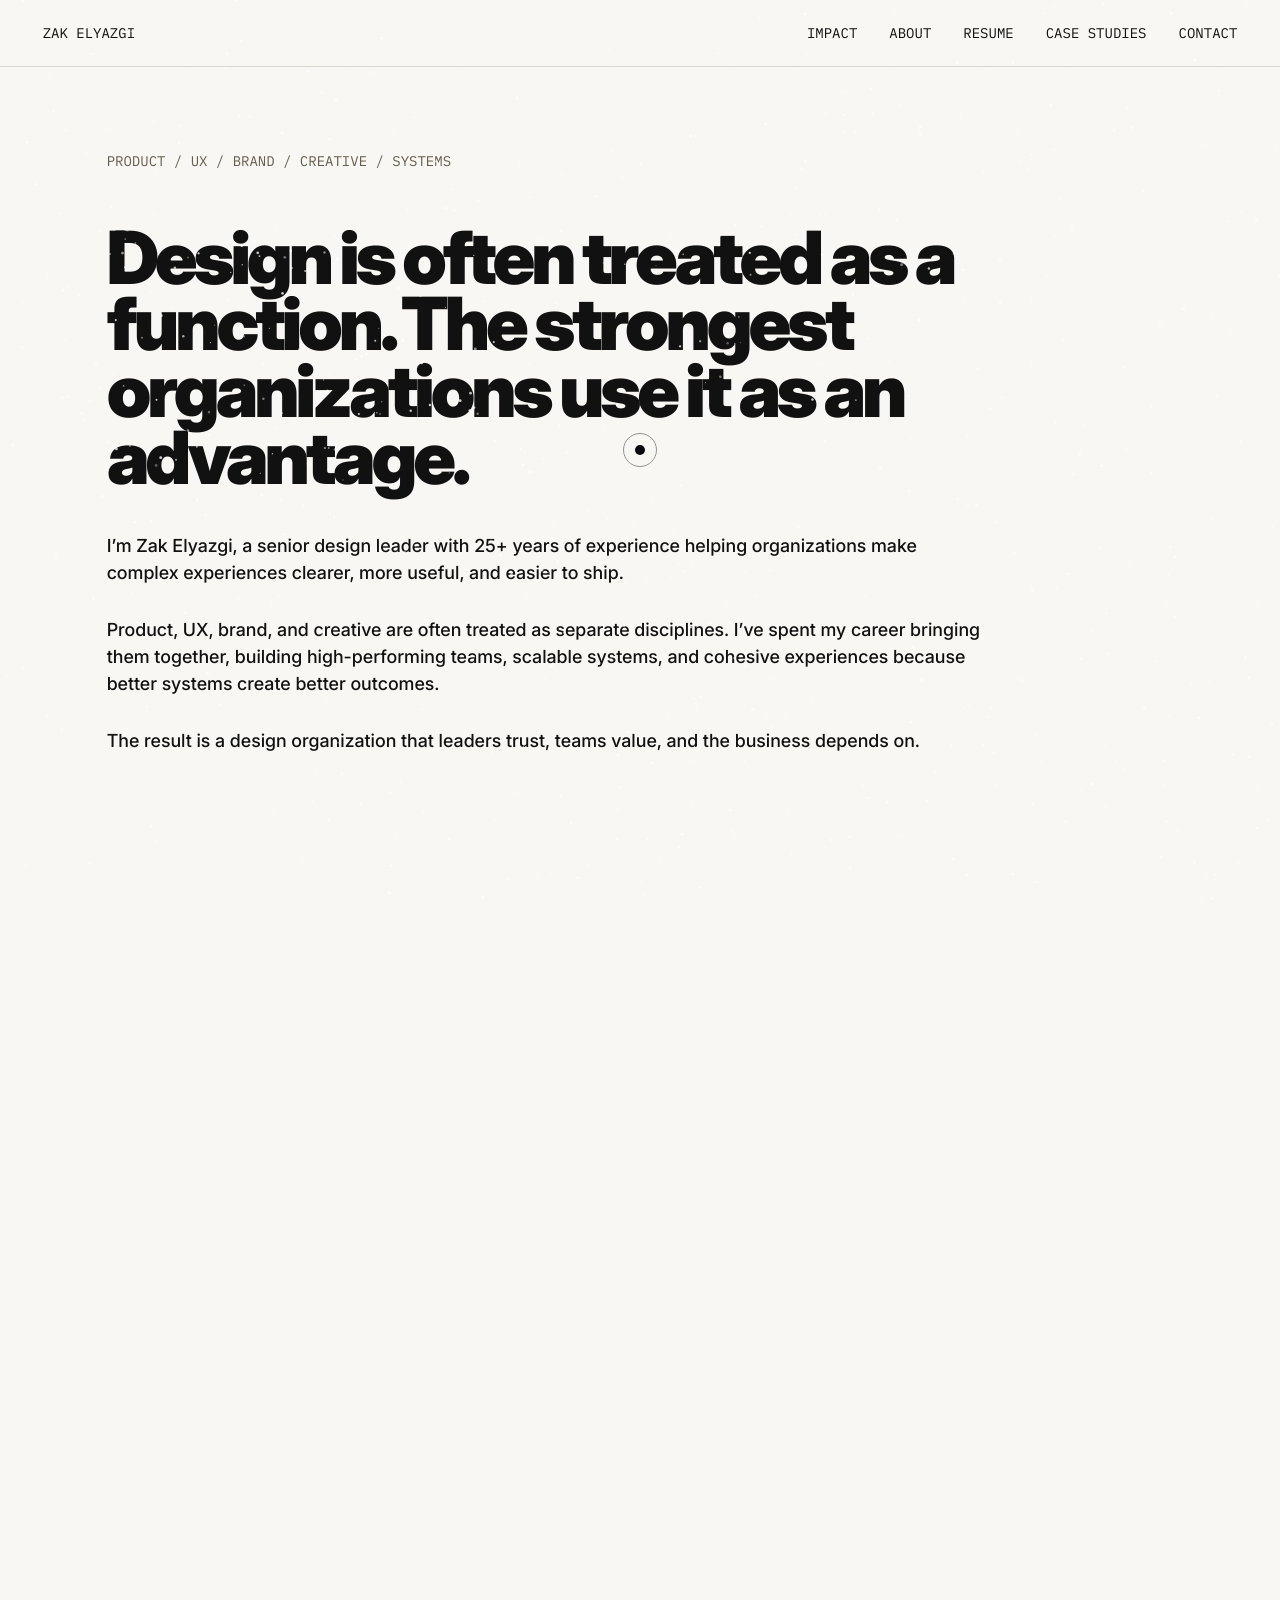
<file: index.html>
<!doctype html>
<html lang="en">
  <head>
    <meta charset="utf-8">
    <meta name="viewport" content="width=device-width, initial-scale=1">
    <meta name="description" content="Zak Elyazgi is a senior design leader helping organizations turn product, UX, brand, creative, and systems work into business advantage.">
    <title>Zak Elyazgi | Design Leader</title>
    <link rel="canonical" href="https://zakelyazgi.com/">
    <meta property="og:type" content="website">
    <meta property="og:site_name" content="Zak Elyazgi">
    <meta property="og:title" content="Zak Elyazgi | Design Leader">
    <meta property="og:description" content="Zak Elyazgi is a senior design leader helping organizations turn product, UX, brand, creative, and systems work into business advantage.">
    <meta property="og:url" content="https://zakelyazgi.com/">
    <meta property="og:image" content="https://zakelyazgi.com/assets/social-preview.jpg">
    <meta property="og:image:width" content="1200">
    <meta property="og:image:height" content="630">
    <meta property="og:image:alt" content="Zak Elyazgi, Design Leader">
    <meta name="twitter:card" content="summary_large_image">
    <meta name="twitter:title" content="Zak Elyazgi | Design Leader">
    <meta name="twitter:description" content="Zak Elyazgi is a senior design leader helping organizations turn product, UX, brand, creative, and systems work into business advantage.">
    <meta name="twitter:image" content="https://zakelyazgi.com/assets/social-preview.jpg">
    <meta name="twitter:image:alt" content="Zak Elyazgi, Design Leader">
    <script src="analytics.js?v=20260801-ga4-v1"></script>
    <script async src="https://www.googletagmanager.com/gtag/js?id=G-0DF8FQVZE2"></script>
    <link rel="preconnect" href="https://fonts.googleapis.com">
    <link rel="preconnect" href="https://fonts.gstatic.com" crossorigin>
    <link rel="icon" href="assets/favicon.svg" type="image/svg+xml">
    <link href="https://fonts.googleapis.com/css2?family=IBM+Plex+Mono:wght@400&family=Inter:wght@500;900&display=swap" rel="stylesheet">
    <link rel="stylesheet" href="styles.css?v=20260730-preloader-v6">
  </head>
  <body data-intro-active="true">
    <div class="intro-veil" aria-hidden="true"></div>
    <p class="intro-label" aria-hidden="true">Zak Elyazgi | UX, Product Design, Creative, Research</p>
    <canvas class="ambient-canvas" aria-hidden="true"></canvas>
    <header class="site-header" data-menu-open="false">
      <a class="brand" href="#top" aria-label="Zak Elyazgi home">Zak Elyazgi</a>
      <button class="menu-toggle" type="button" aria-expanded="false" aria-controls="primary-menu" aria-label="Open menu">
        <span></span>
        <span></span>
      </button>
      <nav id="primary-menu" class="primary-menu" aria-label="Primary navigation">
        <a href="#impact">Impact</a>
        <a href="#about">About</a>
        <a href="#record">Resume</a>
        <a href="#case-studies">Case Studies</a>
        <a href="#contact">Contact</a>
      </nav>
    </header>

    <main id="top">
      <section class="hero section-pad">
        <p class="eyebrow">Product / UX / Brand / Creative / Systems</p>
        <div class="hero-grid">
          <h1>Design is often treated as a function. The strongest organizations use it as an advantage.</h1>
          <div class="hero-aside">
            <p>I’m Zak Elyazgi, a senior design leader with 25+ years of experience helping organizations make complex experiences clearer, more useful, and easier to ship.</p>
            <p>Product, UX, brand, and creative are often treated as separate disciplines. I’ve spent my career bringing them together, building high-performing teams, scalable systems, and cohesive experiences because better systems create better outcomes.</p>
            <p>The result is a design organization that leaders trust, teams value, and the business depends on.</p>
            <div class="hero-actions">
              <a class="button-outline" href="#case-studies">View Case Studies</a>
              <a class="text-link" href="Resume_ZakElyazgi-DesignExecutive.pdf" target="_blank" rel="noreferrer">Download Resume (PDF)</a>
            </div>
          </div>
        </div>
      </section>

      <section class="section section-pad" id="impact" aria-labelledby="impact-title">
        <div class="section-intro">
          <p class="eyebrow">Selected Impact</p>
          <div>
            <h2 id="impact-title">Impact across business outcomes, product engagement, user scale, and team leadership.</h2>
            <p class="section-copy">Across enterprise technology, media, startups, and brand systems, my work has focused on building the teams, systems, and experiences that help Design create value for organizations that can be measured.</p>
          </div>
        </div>
        <div class="impact-grid" aria-label="Selected impact metrics">
          <article>
            <h3 class="metric-change"><span>18%</span><span class="metric-arrow">→</span><span>50%</span></h3>
            <p>Helped shift SiriusXM customer transaction mix from call center to digital self-service by improving subscription, ecommerce, and customer experience workflows across web and mobile platforms.</p>
          </article>
          <article>
            <h3>30%+</h3>
            <p>Increased engagement for NameStudio after redesigning the experience around LLM-powered, AI-assisted domain discovery.</p>
          </article>
          <article>
            <h3>12M+</h3>
            <p>Monthly SiriusXM digital users supported by the UX practice I built, with research and A/B testing programs established to improve web, mobile, ecommerce, subscription experiences, and conversion rates.</p>
          </article>
          <article>
            <h3>25+</h3>
            <p>Person globally distributed UX, creative, motion, animation, and front-end development team scaled at Swtch Communications — one of four multidisciplinary teams I’ve hired, built, mentored, and led across my career.</p>
          </article>
        </div>
        <p class="closing-line">The throughline is consistent: clearer systems, stronger teams, better experiences, and design work that earns trust by changing outcomes.</p>
      </section>

      <section class="section section-pad about-section" id="about" aria-labelledby="about-title">
        <div class="about-grid">
          <img class="profile-image" src="assets/zak-profile-withshadow.webp" alt="Zak Elyazgi portrait">
          <div class="about-copy">
            <p class="eyebrow">About Zak Elyazgi</p>
            <h2 id="about-title">I came up through the work. I lead by building the system around it.</h2>
            <p>I’m a UX, product, brand, and creative leader with 25+ years of experience across enterprise technology, media products, federal services, startups, and digital platforms.</p>
            <p>My career started in the craft of design and expanded into product experience, research, brand systems, creative direction, team leadership, and design operations. That range is the advantage. It means I understand the work itself, the teams behind it, and the systems required to make it better at scale.</p>
            <p>I care about strong design. I care just as much about the conditions that make strong design repeatable: clear priorities, better operating models, higher standards, useful research, trusted collaboration, and teams that know how to move from ambiguity to execution.</p>
          </div>
        </div>
        <div class="process-grid" aria-label="Leadership principles">
          <article>
            <p class="number-label">01</p>
            <h3>Build clarity.</h3>
            <p>I help teams understand what matters, what good looks like, and how design decisions connect to customer and business outcomes.</p>
          </article>
          <article>
            <p class="number-label">02</p>
            <h3>Raise the standard.</h3>
            <p>I push for stronger craft, clearer experiences, better collaboration, and more disciplined execution across product, UX, brand, and creative.</p>
          </article>
          <article>
            <p class="number-label">03</p>
            <h3>Create the system.</h3>
            <p>I build the workflows, standards, governance, feedback loops, and operating models that help teams deliver better work consistently.</p>
          </article>
          <article>
            <p class="number-label">04</p>
            <h3>Earn trust.</h3>
            <p>I help design become a partner the business depends on, not a function it simply routes work through.</p>
          </article>
        </div>
      </section>

      <section class="section section-pad" id="record" aria-labelledby="record-title">
        <div class="section-intro">
          <p class="eyebrow">Leadership Record</p>
          <div>
            <h2 id="record-title">Design leadership across teams, platforms, and operating models.</h2>
            <p class="section-copy">Across enterprise technology, media, startups, and brand systems, my work has focused on building the teams, systems, and experiences that help Design create measurable value.</p>
            <a class="text-link text-link-flush section-link" href="Resume_ZakElyazgi-DesignExecutive.pdf" target="_blank" rel="noreferrer">Download Resume (PDF)</a>
          </div>
        </div>
        <div class="experience-list" aria-label="Resume highlights">
          <article>
            <p class="company">Verisign</p>
            <div>
              <p class="role-date">2021-2025</p>
              <h3>Sr. Director, UX & Creative Services</h3>
              <p>Directed UX, research, brand, creative services, design operations, and digital experience across enterprise platforms within a publicly traded technology company. Led teams and systems supporting Verisign.com, NameStudio, global brand standards, accessibility, and design quality at scale, earning promotion to Sr. Director in Dec. 2023.</p>
            </div>
          </article>
          <article>
            <p class="company">Grab</p>
            <div>
              <p class="role-date">2022–2023</p>
              <h3>Co-Founder & Head of Product Design & Marketing</h3>
              <p>Co-founded a zero-to-one rapid-delivery venture, leading product strategy, UX, service design, brand, and go-to-market from concept through live market pilot. During the venture's most active buildout, operated at two altitudes: building the connected customer, courier, fulfillment, and delivery experience behind a 15-minute model, while advancing at Verisign to Sr. Director in Dec. 2023.</p>
            </div>
          </article>
          <article>
            <p class="company">Swtch Comms</p>
            <div>
              <p class="role-date">2020-2021</p>
              <h3>Head of UX & Creative</h3>
              <p>Scaled a globally distributed 25-person team across UX, creative, motion, animation, and front-end delivery in a startup-like environment serving several high-profile clients. Designed the operating model, formalized roles and workflow governance, and raised delivery standards across disciplines during a pivotal growth phase.</p>
            </div>
          </article>
          <article>
            <p class="company">Halfaker</p>
            <div>
              <p class="role-date">2018-2021</p>
              <h3>Director, User Experience</h3>
              <p>Built and scaled the organization’s UX practice, embedding human-centered design, research, design systems, and Agile-aligned UX processes into complex federal service and enterprise programs.</p>
            </div>
          </article>
          <article>
            <p class="company">SiriusXM</p>
            <div>
              <p class="role-date">2014-2018</p>
              <h3>Director, User Experience</h3>
              <p>Built and led UX across web, mobile, ecommerce, and subscription experiences for digital platforms serving millions of users. Helped transform self-service workflows, grow online transactions, institutionalize A/B testing and research, and establish more consistent UX standards across SiriusXM.com properties.</p>
            </div>
          </article>
        </div>
      </section>

      <section class="section section-pad case-section" id="case-studies" aria-labelledby="case-title">
        <div class="section-intro">
          <p class="eyebrow">Case Studies</p>
          <div>
            <h2 id="case-title">Three examples of my design leadership, from strategy to outcomes.</h2>
            <p class="section-copy">Different environments, different constraints, same throughline: understand the system, improve the experience, and connect design decisions to outcomes the business can see.</p>
          </div>
        </div>
        <div class="case-grid">
          <article class="case-card purple">
            <p class="case-label">01 SiriusXM</p>
            <h3>Driving customer behavior toward digital self-service.</h3>
            <p>SiriusXM needed to shift more account, billing, subscription, and conversion activity out of the call center and into digital channels — improving the customer experience while reducing service costs.</p>
            <p>I helped build the UX practice, research discipline, testing programs, and self-service flow improvements that made more of those high-value tasks easier to complete through digital channels.</p>
            <div class="results">
              <p class="eyebrow-small">Results</p>
              <ul>
                <li>Tens of millions in annual cost savings through call deflection</li>
                <li>12M+ monthly digital users supported</li>
                <li>18% → 50% digital transaction mix shift</li>
              </ul>
            </div>
            <a class="case-link text-link-flush" href="case-study-siriusxm.html">Read the case study →</a>
          </article>
          <article class="case-card orange">
            <p class="case-label">02 Verisign</p>
            <h3>Building agency-level UX and creative capability in-house.</h3>
            <p>At Verisign, the challenge was building the internal capability to take on complex work across enterprise web, product UX, brand governance, accessibility, AI-enabled experience, and digital delivery.</p>
            <p>I led the UX, creative, research, and delivery model that helped the team redesign NameStudio, define its AI-assisted experience, and deliver a 120+ page Verisign.com redesign in-house.</p>
            <div class="results">
              <p class="eyebrow-small">Results</p>
              <ul>
                <li>30%+ NameStudio engagement lift</li>
                <li>120+ page Verisign.com redesign delivered in-house</li>
                <li>Significant outside agency cost savings</li>
              </ul>
            </div>
            <a class="case-link text-link-flush" href="case-study-verisign.html">Read the case study →</a>
          </article>
          <article class="case-card green">
            <p class="case-label">03 Grab</p>
            <h3>Turning speed into a delightful product experience.</h3>
            <p>Grab was a zero-to-one rapid-delivery venture built around a big customer promise: convenience-store essentials delivered to dense urban and university markets in 15 minutes or less.</p>
            <p>I designed the connected product and operating system behind that promise—linking customer and courier apps, fulfillment tools, inventory, brand, and launch into one working experience.</p>
            <div class="results">
              <p class="eyebrow-small">Results</p>
              <ul>
                <li>Launched live proof of concept</li>
                <li>Average 11-minute door-to-door delivery</li>
                <li>Customer feedback validated faster, easier, true door-to-door delivery</li>
              </ul>
            </div>
            <a class="case-link text-link-flush" href="case-study-grab.html">Read the case study →</a>
          </article>
        </div>
      </section>

      <section class="section section-pad additional-work" aria-labelledby="work-title">
        <div class="section-intro compact">
          <p class="eyebrow">Additional Work</p>
          <h2 id="work-title">A small sample of things I’ve made along the way.</h2>
        </div>
        <div class="work-carousel">
          <button class="work-frame" type="button" aria-label="Show next additional work slide">
            <img src="assets/carousel-01-grab-user-app.webp" alt="Grab user app screens">
          </button>
          <p class="work-label" aria-live="polite">01/15 – Grab user app</p>
          <div class="slider-bars" aria-label="Additional work carousel slides"></div>
        </div>
      </section>

      <section class="brand-section section-pad" aria-labelledby="brands-title">
        <p class="eyebrow centered" id="brands-title">Brands I’ve worked for or with</p>
        <div class="logo-grid" aria-label="Brand logos">
          <img class="logo-dotcom" src="assets/logo-dotcom.svg" alt=".com">
          <img class="logo-siriusxm" src="assets/logo-siriusxm.svg" alt="SiriusXM">
          <img class="logo-verisign" src="assets/logo-verisign.svg" alt="Verisign">
          <img class="logo-aol" src="assets/logo-aol.svg" alt="AOL">
          <img class="logo-nsc" src="assets/logo-national-student-clearinghouse.png" alt="National Student Clearinghouse">
          <img class="logo-wizards" src="assets/logo-wizards.svg" alt="Washington Wizards">
          <img class="logo-george-mason" src="assets/logo-george-mason.svg" alt="George Mason University">
          <img class="logo-hult-prize" src="assets/logo-hult-prize.svg" alt="Hult Prize">
        </div>
      </section>
      <section class="contact section-pad" id="contact" aria-labelledby="contact-title">
        <p class="eyebrow">Contact</p>
        <h2 id="contact-title">I’d love to help your organization leverage design as a business <span>advantage</span>.</h2>
        <p>If the challenge is connecting the dots across product, UX, brand, and creative — and building the team, standards, and operating model to turn that alignment into better outcomes — let’s talk.</p>
        <div class="contact-links">
          <a class="text-link text-link-flush" href="Resume_ZakElyazgi-DesignExecutive.pdf" target="_blank" rel="noreferrer">Download Resume (PDF)</a>
          <a class="text-link text-link-flush" href="https://www.linkedin.com/in/zakelyazgi" target="_blank" rel="noreferrer">Connect with me on LinkedIn</a>
          <a class="text-link text-link-flush" href="mailto:zak@zakelyazgi.com">Email Me</a>
        </div>
      </section>
    </main>

    <footer class="site-footer section-pad" aria-label="Site footer">
      <p>Designed in Figma. Developed with Codex.</p>
      <p>Copyright 2026 Zak Elyazgi. All Rights Reserved.</p>
    </footer>

    <script src="script.js?v=20260730-preloader-v6"></script>
  </body>
</html>
</file>
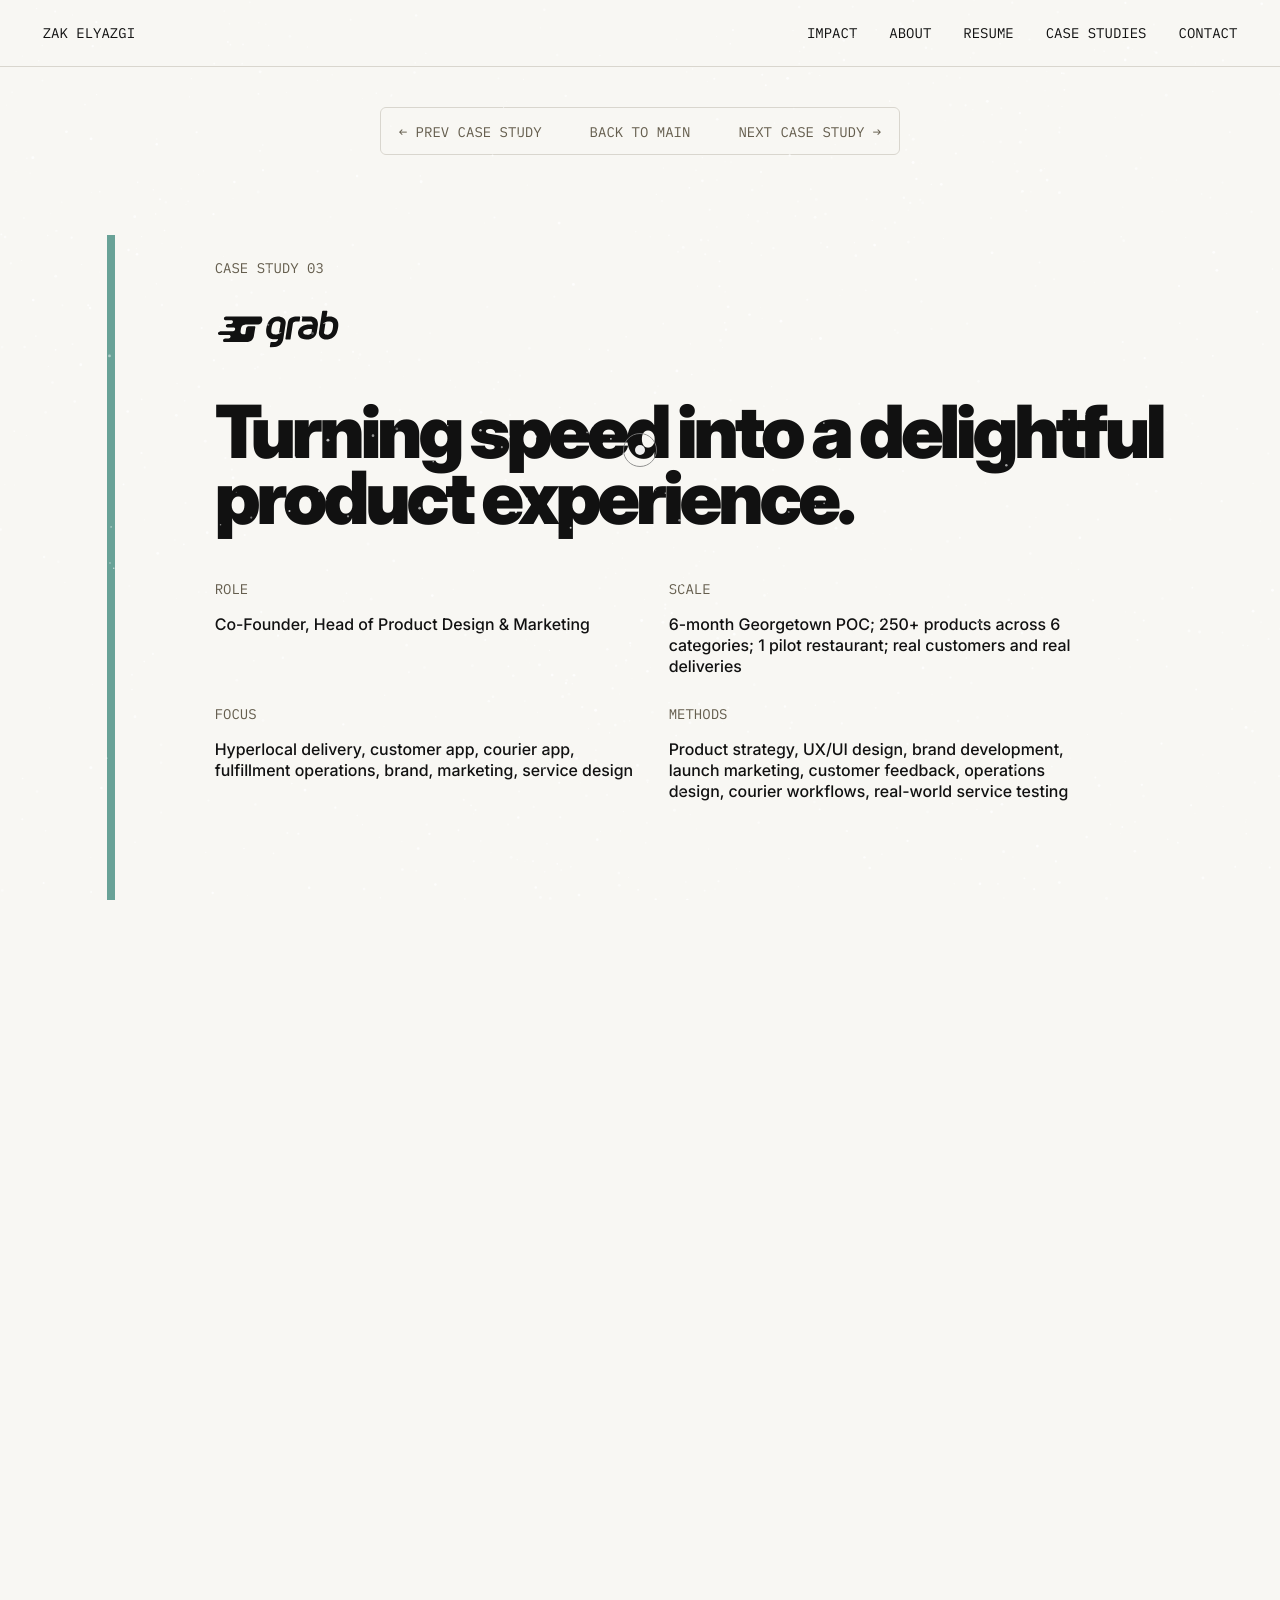
<file: case-study-grab.html>
<!doctype html>
<html lang="en">
  <head>
    <meta charset="utf-8">
    <meta name="viewport" content="width=device-width, initial-scale=1">
    <meta name="description" content="Grab case study by Zak Elyazgi: designing the end-to-end system behind a faster, more personal hyperlocal delivery service.">
    <title>Grab Case Study | Zak Elyazgi</title>
    <link rel="canonical" href="https://zakelyazgi.com/case-study-grab.html">
    <meta property="og:type" content="article">
    <meta property="og:site_name" content="Zak Elyazgi">
    <meta property="og:title" content="Grab Case Study | Zak Elyazgi">
    <meta property="og:description" content="Grab case study by Zak Elyazgi: designing the end-to-end system behind a faster, more personal hyperlocal delivery service.">
    <meta property="og:url" content="https://zakelyazgi.com/case-study-grab.html">
    <meta property="og:image" content="https://zakelyazgi.com/assets/social-preview.jpg">
    <meta property="og:image:width" content="1200">
    <meta property="og:image:height" content="630">
    <meta property="og:image:alt" content="Zak Elyazgi, Design Leader">
    <meta name="twitter:card" content="summary_large_image">
    <meta name="twitter:title" content="Grab Case Study | Zak Elyazgi">
    <meta name="twitter:description" content="Grab case study by Zak Elyazgi: designing the end-to-end system behind a faster, more personal hyperlocal delivery service.">
    <meta name="twitter:image" content="https://zakelyazgi.com/assets/social-preview.jpg">
    <meta name="twitter:image:alt" content="Zak Elyazgi, Design Leader">
    <script src="analytics.js?v=20260801-ga4-v1"></script>
    <script async src="https://www.googletagmanager.com/gtag/js?id=G-0DF8FQVZE2"></script>
    <link rel="preconnect" href="https://fonts.googleapis.com">
    <link rel="preconnect" href="https://fonts.gstatic.com" crossorigin>
    <link rel="icon" href="assets/favicon.svg" type="image/svg+xml">
    <link href="https://fonts.googleapis.com/css2?family=IBM+Plex+Mono:wght@400&family=Inter:wght@500;900&display=swap" rel="stylesheet">
    <link rel="stylesheet" href="styles.css?v=20260730-preloader-v6">
  </head>
  <body class="case-study-page case-study-grab" data-intro-active="true">
    <div class="intro-veil" aria-hidden="true"></div>
    <p class="intro-label" aria-hidden="true">Zak Elyazgi | UX, Product Design, Creative, Research</p>
    <canvas class="ambient-canvas" aria-hidden="true"></canvas>
    <header class="site-header" data-menu-open="false">
      <a class="brand" href="index.html#top" aria-label="Zak Elyazgi home">Zak Elyazgi</a>
      <button class="menu-toggle" type="button" aria-expanded="false" aria-controls="primary-menu" aria-label="Open menu">
        <span></span>
        <span></span>
      </button>
      <nav id="primary-menu" class="primary-menu" aria-label="Primary navigation">
        <a href="index.html#impact">Impact</a>
        <a href="index.html#about">About</a>
        <a href="index.html#record">Resume</a>
        <a href="index.html#case-studies">Case Studies</a>
        <a href="index.html#contact">Contact</a>
      </nav>
    </header>

    <main id="top">
      <nav class="case-subnav section-pad" aria-label="Case study navigation">
        <div class="case-subnav-inner">
          <a href="case-study-verisign.html">← Prev Case Study</a>
          <a href="index.html#case-studies">Back to Main</a>
          <a href="case-study-siriusxm.html">Next Case Study →</a>
        </div>
      </nav>

      <section class="case-hero section-pad" aria-labelledby="case-hero-title">
        <div class="case-hero-grid">
          <div class="case-hero-rule" aria-hidden="true"></div>
          <div class="case-hero-label">
            <p class="eyebrow">Case Study 03</p>
          </div>
          <div class="case-hero-main">
            <img class="case-hero-logo logo-grab" src="assets/logo-grab.svg" alt="Grab">
            <h1 id="case-hero-title">Turning speed into a delightful product experience.</h1>
            <div class="case-hero-detail">
              <div class="case-meta" aria-label="Case study details">
                <div>
                  <p class="eyebrow-small">Role</p>
                  <p>Co-Founder, Head of Product Design & Marketing</p>
                </div>
                <div>
                  <p class="eyebrow-small">Scale</p>
                  <p>6-month Georgetown POC; 250+ products across 6 categories; 1 pilot restaurant; real customers and real deliveries</p>
                </div>
                <div>
                  <p class="eyebrow-small">Focus</p>
                  <p>Hyperlocal delivery, customer app, courier app, fulfillment operations, brand, marketing, service design</p>
                </div>
                <div>
                  <p class="eyebrow-small">Methods</p>
                  <p>Product strategy, UX/UI design, brand development, launch marketing, customer feedback, operations design, courier workflows, real-world service testing</p>
                </div>
              </div>
              <div class="case-hero-copy">
                <p>Grab was a local rapid-delivery startup built around a simple promise: deliver eats and essentials to high-density urban and university markets in 15 minutes or less.</p>
                <p>The model combined a dark-store format, curated convenience-store inventory, ready-to-eat food, custom-built technology, and electric scooter delivery.</p>
                <p>My role was to help take that idea from concept to live pilot: native iOS customer app, native iOS courier app, internal fulfillment web app, brand, marketing, and the experience model behind a real Georgetown POC.</p>
              </div>
            </div>
          </div>
        </div>
      </section>

      <section class="section-pad stack-section case-detail-section" aria-labelledby="context-title">
        <div class="section-intro">
          <p class="eyebrow">Business Context</p>
          <div>
            <h2 id="context-title">Grab needed to make local convenience faster than getting it yourself.</h2>
            <div class="section-copy">
              <p>In dense urban and university markets, the opportunity was not just grocery delivery. It was immediacy: snacks, drinks, household essentials, OTC medicine, ready-to-eat meals, and clutch items people wanted now — without walking, biking, waiting, or meeting a driver at the nearest cross street.</p>
              <p>At Georgetown, the alternatives were limited. Students typically had to walk or bike to the nearest Wawa or CVS, both more than half a mile from campus, while larger delivery apps often relied on cars that could not easily maneuver inside campus.</p>
              <p>Grab’s scooter-based model was designed to solve for true door-to-door delivery: closer inventory, faster fulfillment, and a more personal local experience.</p>
              <p>The business needed an experience that could make the promise believable, operationally possible, and repeatable: fast ordering, accurate fulfillment, precise location handling, efficient courier flows, and a brand that felt local, immediate, and useful.</p>
              <p>For customers, this meant less effort.</p>
              <p>For the business, it meant speed, retention, operational efficiency, and proof that a hyperlocal delivery model could work in the real world.</p>
            </div>
          </div>
        </div>
      </section>

      <section class="case-media-section section-pad" aria-label="Grab delivery and app imagery">
        <figure class="case-media case-media-contained">
          <img src="assets/grab-scooter-store-app.webp" alt="Grab scooter delivery, mobile app, and store inventory" loading="lazy" decoding="async">
        </figure>
      </section>

      <section class="section-pad stack-section case-objectives" aria-labelledby="objectives-title">
        <h2 class="visually-hidden" id="objectives-title">Hyperlocal delivery objectives</h2>
        <div class="process-grid" aria-label="Hyperlocal delivery objectives">
          <article>
            <p class="number-label">01</p>
            <h3>Beat the errand.</h3>
            <p>Make delivery faster than walking, biking, shopping, and returning.</p>
          </article>
          <article>
            <p class="number-label">02</p>
            <h3>Deliver anywhere.</h3>
            <p>Use scooters and precise location handling to reach customers where cars and traditional delivery apps struggled.</p>
          </article>
          <article>
            <p class="number-label">03</p>
            <h3>Curate for immediacy.</h3>
            <p>Focus on high-demand, consume-now items: snacks, drinks, essentials, medicine, and ready-to-eat food.</p>
          </article>
          <article>
            <p class="number-label">04</p>
            <h3>Make speed operational.</h3>
            <p>Connect customer ordering, fulfillment, courier routing, and inventory into one working system.</p>
          </article>
        </div>
      </section>

      <section class="case-media-section section-pad" aria-label="Grab customer app screens">
        <figure class="case-media case-media-contained">
          <img src="assets/grab-user-app.webp" alt="Grab customer app screens showing onboarding, product browsing, product detail, and delivery tracking" loading="lazy" decoding="async">
        </figure>
      </section>

      <section class="section-pad stack-section case-detail-section case-led-section" aria-labelledby="led-title">
        <div class="section-intro content-span-10">
          <p class="eyebrow">How I Led the Work</p>
          <div>
            <h2 id="led-title">I shaped the product, brand, and operating system from concept to pilot.</h2>
            <div class="section-copy">
              <p>Grab was a zero-to-one build: the customer promise, product catalog, courier workflow, inventory model, hot food partnerships, fulfillment process, and marketing all had to operate as one system.</p>
              <p>As Co-Founder and Head of Product Design & Marketing, I led the product experience across the native iOS customer app, courier app, internal fulfillment tools, brand expression, and launch marketing. I also stayed close to the real service experience — customer feedback, delivery moments, operational friction, and the places where the product promise either held up or broke down.</p>
              <p>The strategy was to design for speed without making the experience feel transactional. Grab needed to feel immediate, local, useful, and personal — a convenience store brought to the customer, not another generic delivery marketplace.</p>
              <p>The result was a live Georgetown POC with 250+ products, hot food, real customers, and real deliveries — proof that a hyperlocal model could deliver faster, more personal convenience in the moments people needed it most.</p>
              <p>The examples below show how that system worked in practice.</p>
            </div>
          </div>
        </div>
      </section>

      <section class="section-pad stack-section proof-section" aria-labelledby="proof-title">
        <div class="case-proof-intro content-span-8-inset-1">
          <p class="eyebrow">Proof in Practice</p>
          <div>
            <h2 id="proof-title">Two examples of the system at work.</h2>
            <p class="section-copy">The customer app and courier/fulfillment system were different parts of the experience, but they had to work together. The app created demand and confidence. The courier and fulfillment tools made the promise real.</p>
          </div>
        </div>

        <div class="case-comparison content-span-10-inset-1" aria-label="Customer app and courier fulfillment comparison">
          <div class="case-comparison-row case-comparison-head">
            <p></p>
            <h3>Customer App</h3>
            <h3>Courier + Fulfillment System</h3>
          </div>
          <div class="case-comparison-row">
            <p class="eyebrow-small">Focus</p>
            <p>Make ordering eats and essentials fast, clear, and confidence-building.</p>
            <p>Make fulfillment, routing, and delivery fast enough to support the customer promise.</p>
          </div>
          <div class="case-comparison-row">
            <p class="eyebrow-small">What Shipped</p>
            <p>Native iOS customer app with product browsing, cart, checkout, location handling, and delivery experience.</p>
            <p>Native iOS courier app and internal fulfillment web app supporting order packing, courier workflows, and scooter delivery.</p>
          </div>
          <div class="case-comparison-row">
            <p class="eyebrow-small">Challenge</p>
            <p>Customers had to understand and trust a new hyperlocal delivery model before the brand had broad awareness.</p>
            <p>Operations had to support real-time inventory, hot food, order preparation, courier coordination, and accurate campus delivery.</p>
          </div>
          <div class="case-comparison-row">
            <p class="eyebrow-small">UX Strategy</p>
            <p>Simplify product discovery, make speed visible, reduce ordering friction, and create a local brand experience that felt useful and immediate.</p>
            <p>Design focused courier and fulfillment workflows that helped couriers pack, route, locate customers, and complete deliveries quickly.</p>
          </div>
          <div class="case-comparison-row">
            <p class="eyebrow-small">Proof</p>
            <p>Soft launch produced 500+ app downloads, 375+ active users, less than $10/user CAC, and 70% of users ordering within 30 days of download.</p>
            <p>Grab launched with 250+ products across 6 categories and 1 pilot restaurant; average door-to-door delivery time was 11 minutes, with some deliveries completed in as little as 6 minutes.</p>
          </div>
          <div class="case-comparison-row">
            <p class="eyebrow-small">Why It Mattered</p>
            <p>Proved customers would adopt and reuse the service with minimal marketing.</p>
            <p>Proved the speed promise could be supported operationally, not just claimed in marketing.</p>
          </div>
        </div>

        <p class="case-proof-copy content-span-8-inset-1">Together, these initiatives show how product design and service operations had to be designed as one connected system. The goal was bigger than launching an app: build the experience, tools, and operational model needed to make hyperlocal delivery feel genuinely faster, easier, and more personal.</p>

        <div class="case-media case-media-contained case-media-inline">
          <img src="assets/grab-driver-app.webp" alt="Grab courier app screens showing sign in, order list, delivery status, and rider profile" loading="lazy" decoding="async">
        </div>

        <aside class="case-callout" aria-label="Impact highlight">
          <p class="eyebrow">Impact</p>
          <h2>Convenience-store delivery in 11 minutes, door to door.</h2>
          <p>During the Georgetown POC, Grab launched with native iOS customer and courier apps, an internal fulfillment platform, 250+ products, 6 categories, hot food through a pilot restaurant, and real daily operations — growing from 10 to 100 weekly transactions during soft launch.</p>
        </aside>
      </section>

      <section class="contact section-pad case-outcome" aria-labelledby="outcome-title">
        <p class="eyebrow">Connecting the Dots</p>
        <h2 id="outcome-title">Speed became a product decision, not just an operations <span>goal</span>.</h2>
        <div class="case-outcome-copy">
          <p>Fast delivery was not something Grab could solve with logistics alone. The customer app had to make ordering feel immediate. The inventory model had to prioritize the items people wanted right now. The fulfillment tools had to help orders move quickly from shelf to bag. The courier app had to support fast routing, accurate handoff, and campus delivery.</p>
          <p>That made the work bigger than app design. Product, brand, inventory, fulfillment, courier workflow, and customer communication all had to support the same promise: convenience that felt faster than getting it yourself.</p>
          <p>The result was a live Georgetown pilot with real customers, real deliveries, 250+ products, hot food, and average door-to-door delivery in 11 minutes. Some orders arrived in as little as 6 minutes — fast enough to make the experience feel genuinely different.</p>
        </div>
      </section>
    </main>

    <footer class="site-footer section-pad" aria-label="Site footer">
      <p>Designed in Figma. Developed with Codex.</p>
      <p>Copyright 2026 Zak Elyazgi. All Rights Reserved.</p>
    </footer>

    <script src="script.js?v=20260730-preloader-v6"></script>
  </body>
</html>
</file>
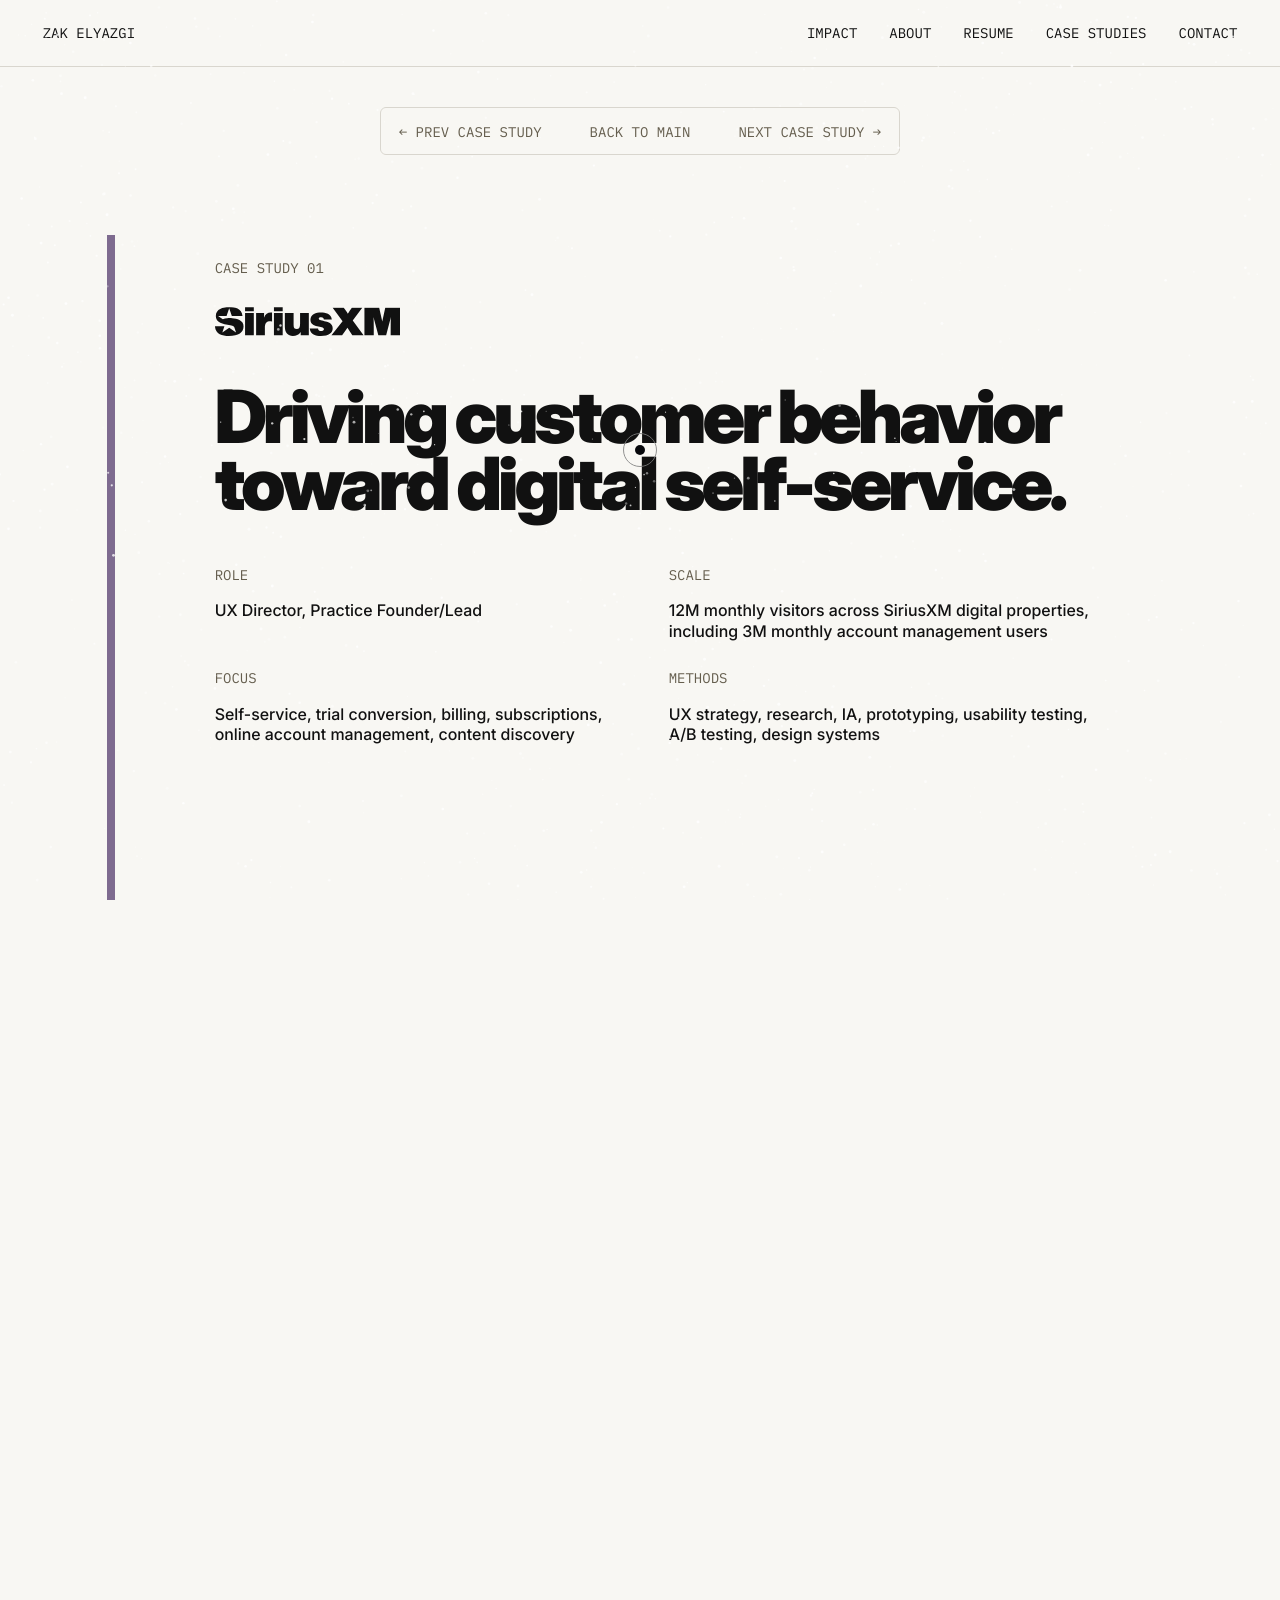
<file: case-study-siriusxm.html>
<!doctype html>
<html lang="en">
  <head>
    <meta charset="utf-8">
    <meta name="viewport" content="width=device-width, initial-scale=1">
    <meta name="description" content="SiriusXM case study by Zak Elyazgi: building the UX system behind digital self-service growth.">
    <title>SiriusXM Case Study | Zak Elyazgi</title>
    <link rel="canonical" href="https://zakelyazgi.com/case-study-siriusxm.html">
    <meta property="og:type" content="article">
    <meta property="og:site_name" content="Zak Elyazgi">
    <meta property="og:title" content="SiriusXM Case Study | Zak Elyazgi">
    <meta property="og:description" content="SiriusXM case study by Zak Elyazgi: building the UX system behind digital self-service growth.">
    <meta property="og:url" content="https://zakelyazgi.com/case-study-siriusxm.html">
    <meta property="og:image" content="https://zakelyazgi.com/assets/social-preview.jpg">
    <meta property="og:image:width" content="1200">
    <meta property="og:image:height" content="630">
    <meta property="og:image:alt" content="Zak Elyazgi, Design Leader">
    <meta name="twitter:card" content="summary_large_image">
    <meta name="twitter:title" content="SiriusXM Case Study | Zak Elyazgi">
    <meta name="twitter:description" content="SiriusXM case study by Zak Elyazgi: building the UX system behind digital self-service growth.">
    <meta name="twitter:image" content="https://zakelyazgi.com/assets/social-preview.jpg">
    <meta name="twitter:image:alt" content="Zak Elyazgi, Design Leader">
    <script src="analytics.js?v=20260801-ga4-v1"></script>
    <script async src="https://www.googletagmanager.com/gtag/js?id=G-0DF8FQVZE2"></script>
    <link rel="preconnect" href="https://fonts.googleapis.com">
    <link rel="preconnect" href="https://fonts.gstatic.com" crossorigin>
    <link rel="icon" href="assets/favicon.svg" type="image/svg+xml">
    <link href="https://fonts.googleapis.com/css2?family=IBM+Plex+Mono:wght@400&family=Inter:wght@500;900&display=swap" rel="stylesheet">
    <link rel="stylesheet" href="styles.css?v=20260730-preloader-v6">
  </head>
  <body class="case-study-page" data-intro-active="true">
    <div class="intro-veil" aria-hidden="true"></div>
    <p class="intro-label" aria-hidden="true">Zak Elyazgi | UX, Product Design, Creative, Research</p>
    <canvas class="ambient-canvas" aria-hidden="true"></canvas>
    <header class="site-header" data-menu-open="false">
      <a class="brand" href="index.html#top" aria-label="Zak Elyazgi home">Zak Elyazgi</a>
      <button class="menu-toggle" type="button" aria-expanded="false" aria-controls="primary-menu" aria-label="Open menu">
        <span></span>
        <span></span>
      </button>
      <nav id="primary-menu" class="primary-menu" aria-label="Primary navigation">
        <a href="index.html#impact">Impact</a>
        <a href="index.html#about">About</a>
        <a href="index.html#record">Resume</a>
        <a href="index.html#case-studies">Case Studies</a>
        <a href="index.html#contact">Contact</a>
      </nav>
    </header>

    <main id="top">
      <nav class="case-subnav section-pad" aria-label="Case study navigation">
        <div class="case-subnav-inner">
          <a href="case-study-grab.html">← Prev Case Study</a>
          <a href="index.html#case-studies">Back to Main</a>
          <a href="case-study-verisign.html">Next Case Study →</a>
        </div>
      </nav>

      <section class="case-hero section-pad" aria-labelledby="case-hero-title">
        <div class="case-hero-grid">
          <div class="case-hero-rule" aria-hidden="true"></div>
          <div class="case-hero-label">
            <p class="eyebrow">Case Study 01</p>
          </div>
          <div class="case-hero-main">
            <img class="case-hero-logo logo-siriusxm" src="assets/logo-siriusxm.svg" alt="SiriusXM">
            <h1 id="case-hero-title">Driving customer behavior toward digital self-service.</h1>
            <div class="case-hero-detail">
              <div class="case-meta" aria-label="Case study details">
                <div>
                  <p class="eyebrow-small">Role</p>
                  <p>UX Director, Practice Founder/Lead</p>
                </div>
                <div>
                  <p class="eyebrow-small">Scale</p>
                  <p>12M monthly visitors across SiriusXM digital properties, including 3M monthly account management users</p>
                </div>
                <div>
                  <p class="eyebrow-small">Focus</p>
                  <p>Self-service, trial conversion, billing, subscriptions, online account management, content discovery</p>
                </div>
                <div>
                  <p class="eyebrow-small">Methods</p>
                  <p>UX strategy, research, IA, prototyping, usability testing, A/B testing, design systems</p>
                </div>
              </div>
              <div class="case-hero-copy">
                <p>At SiriusXM, I helped build and lead the in-house UX practice behind a broader shift toward digital self-service. Over time, digital transaction mix grew from 18% to 50%, contributing to millions in call-deflection savings and a lift in trial subscription conversion. That shift was not the result of one redesign. It came from a broader body of UX, product, research, testing, and optimization work.</p>
                <p>This case study highlights two representative efforts — the Online Account Center and Channel Guide — that show how I helped turn customer behavior into clearer product direction.</p>
              </div>
            </div>
          </div>
        </div>
      </section>

      <section class="section-pad stack-section case-detail-section" aria-labelledby="context-title">
        <div class="section-intro">
          <p class="eyebrow">Business Context</p>
          <div>
            <h2 id="context-title">SiriusXM needed more customers to complete high-value actions online.</h2>
            <div class="section-copy">
              <p>Millions of customers were already engaging with SiriusXM digitally, but many important actions still depended on support channels, fragmented flows, or product logic that customers had to learn.</p>
              <p>The business needed clearer digital paths for the behaviors that mattered most: paying bills, converting from trial, managing subscriptions, adding radios, accessing streaming, and discovering content worth keeping.</p>
              <p>For customers, this meant less confusion.</p>
              <p>For the business, it meant call deflection, conversion, retention, operational efficiency, and stronger digital self-service.</p>
            </div>
          </div>
        </div>
      </section>

      <section class="case-media-section section-pad" aria-label="SiriusXM talent and content discovery imagery">
        <figure class="case-media">
          <img src="assets/case-siriusxm-talent.webp" alt="SiriusXM talent and content discovery imagery" loading="lazy" decoding="async">
        </figure>
      </section>

      <section class="section-pad stack-section case-objectives" aria-labelledby="objectives-title">
        <h2 class="visually-hidden" id="objectives-title">Digital self-service objectives</h2>
        <div class="process-grid" aria-label="Digital self-service objectives">
          <article>
            <p class="number-label">01</p>
            <h3>Deflect calls.</h3>
            <p>Drive customers toward self-service paths for billing, payments, and account management.</p>
          </article>
          <article>
            <p class="number-label">02</p>
            <h3>Grow digital transactions.</h3>
            <p>Improve paths to trial conversion, upgrades, add-ons, inactive-radio reactivation, and account changes.</p>
          </article>
          <article>
            <p class="number-label">03</p>
            <h3>Strengthen product value.</h3>
            <p>Help customers discover the programming, channels, shows, and perks that make the service worth paying for after the trial is over.</p>
          </article>
          <article>
            <p class="number-label">04</p>
            <h3>Scale what worked.</h3>
            <p>Create reusable UX patterns, testing practices, and modular product structures that could improve more than one area over time.</p>
          </article>
        </div>
      </section>

      <section class="section-pad stack-section case-detail-section case-led-section" aria-labelledby="led-title">
        <div class="section-intro content-span-10">
          <p class="eyebrow">How I Led the Work</p>
          <div>
            <h2 id="led-title">I built and led the UX capability behind digital self-service growth.</h2>
            <div class="section-copy">
              <p>To move more customer transactions online, SiriusXM needed more than redesigned interfaces. We needed a way to understand what customers were trying to do, measure where they struggled, test better paths, and keep optimizing the journeys that mattered most.</p>
              <p>I led that effort from a UX perspective — building the practice, research approach, voice-of-customer inputs, A/B and user testing capability, measurement framework, and reusable design systems that helped teams move from opinion to evidence.</p>
              <p>That engine powered work across billing, trial conversion, subscription management, upgrades, radio additions, streaming access, and content discovery. Through sustained UX, product, testing, and optimization work, digital transaction mix grew from 18% to 50% — helping reduce call-center demand and improve trial subscription conversion. The examples below show how that system worked in practice.</p>
            </div>
          </div>
        </div>
      </section>

      <section class="section-pad stack-section proof-section" aria-labelledby="proof-title">
        <div class="case-proof-intro content-span-8-inset-1">
          <p class="eyebrow">Proof in Practice</p>
          <div>
            <h2 id="proof-title">Two examples of the system at work.</h2>
            <p class="section-copy">The Online Account Center and Channel Guide were different experiences, but they used the same leadership model: define the customer behaviors that mattered, measure where people struggled, test better paths, and turn the findings into product direction.</p>
          </div>
        </div>

        <div class="case-comparison content-span-10-inset-1" aria-label="Online Account Center and Channel Guide comparison">
          <div class="case-comparison-row case-comparison-head">
            <p></p>
            <h3>Online Account Center</h3>
            <h3>Channel Guide</h3>
          </div>
          <div class="case-comparison-row">
            <p class="eyebrow-small">Focus</p>
            <p>Clarify high-value account actions: billing, payments, subscriptions, upgrades, add-ons, and account changes.</p>
            <p>Help prospects, trial users, and subscribers find programming that made SiriusXM feel worth paying for.</p>
          </div>
          <div class="case-comparison-row">
            <p class="eyebrow-small">Scale</p>
            <p>3M monthly unique visitors / 28.9M monthly page views.</p>
            <p>213K monthly unique visitors / 668K monthly page views.</p>
          </div>
          <div class="case-comparison-row">
            <p class="eyebrow-small">Inputs</p>
            <p>Analytics, voice-of-customer feedback, survey data, card sorting, stakeholder input, prototype testing.</p>
            <p>Analytics, voice-of-customer feedback, internal search data, competitive review, stakeholder input, desktop/mobile testing.</p>
          </div>
          <div class="case-comparison-row">
            <p class="eyebrow-small">What We Learned</p>
            <p>Payment and trial-conversion paths were clear. Subscription tasks exposed deeper friction around accounts, radios, devices, plans, and actions.</p>
            <p>Users wanted search, struggled to find shows, relied on inconsistent site search, and needed clearer content labels and cues.</p>
          </div>
          <div class="case-comparison-row">
            <p class="eyebrow-small">UX Strategy</p>
            <p>Improve IA, labeling, dashboard hierarchy, accordion behavior, and task pathways across account and subscription management.</p>
            <p>Prioritize search, improve genre sorting, clarify channel summaries, design for new visitors, and make the experience more modular.</p>
          </div>
          <div class="case-comparison-row">
            <p class="eyebrow-small">Why It Mattered</p>
            <p>Turned self-service friction into a clearer optimization roadmap for call deflection and digital transaction growth.</p>
            <p>Connected discovery to acquisition, retention, SEO, perceived value, and customer confidence in the product.</p>
          </div>
        </div>

        <p class="case-proof-copy content-span-8-inset-1">Together, these initiatives show how the UX capability worked in practice: turning customer behavior, feedback, testing, and measurement into clearer product direction. The goal was bigger than any one interface: build the system needed to move high-value, business-critical customer activity into digital self-service.</p>

        <aside class="case-callout" aria-label="Impact highlight">
          <p class="eyebrow">Impact</p>
          <h2>Digital Transaction Mix Went from 18% to 50%</h2>
          <p>A broader shift that moved millions of high-value customer actions into digital self-service — reducing call-center dependency and strengthening trial conversion.</p>
        </aside>
      </section>

      <section class="contact section-pad case-outcome" aria-labelledby="outcome-title">
        <p class="eyebrow">Connecting the Dots</p>
        <h2 id="outcome-title">Better systems created better <span>outcomes</span>.</h2>
        <div class="case-outcome-copy">
          <p>The Online Account Center showed that self-service friction was not just a screen-design problem. Customers needed clearer relationships between accounts, subscriptions, radios, devices, payments, and actions.</p>
          <p>The Channel Guide showed that content discovery was not just a browsing problem. It was tied directly to perceived value, acquisition, retention, search behavior, and customer confidence.</p>
          <p>The larger contribution was giving stakeholders a better way to make decisions: customer feedback, testing, measurement, optimization, reusable patterns, and UX strategy connected to business outcomes.</p>
          <p>The shift happened through sustained, connected work: clearer paths, better evidence, stronger patterns, and continuous optimization across the journeys that mattered most. Together, that work helped move millions of high-value customer actions into digital self-service — growing digital transaction mix from 18% to 50% and turning UX capability into measurable business impact.</p>
        </div>
      </section>
    </main>

    <footer class="site-footer section-pad" aria-label="Site footer">
      <p>Designed in Figma. Developed with Codex.</p>
      <p>Copyright 2026 Zak Elyazgi. All Rights Reserved.</p>
    </footer>

    <script src="script.js?v=20260730-preloader-v6"></script>
  </body>
</html>
</file>
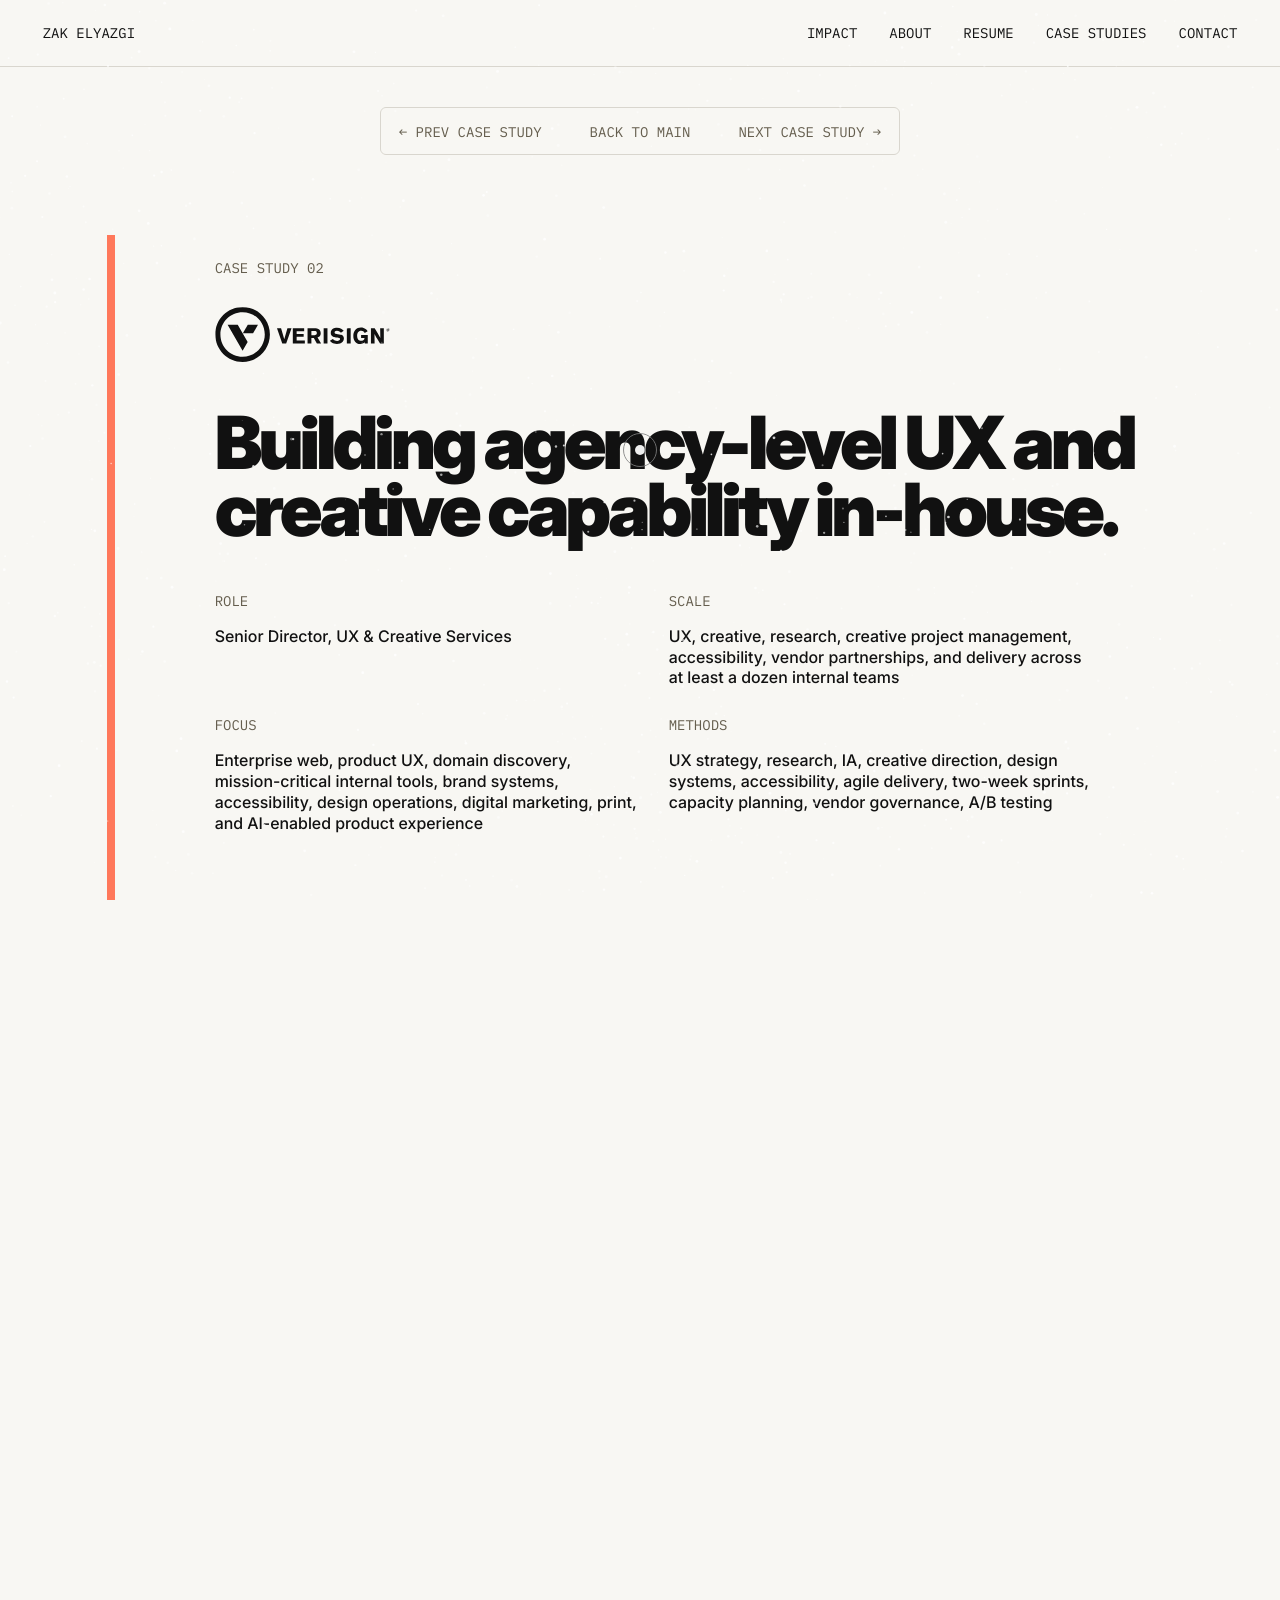
<file: case-study-verisign.html>
<!doctype html>
<html lang="en">
  <head>
    <meta charset="utf-8">
    <meta name="viewport" content="width=device-width, initial-scale=1">
    <meta name="description" content="Verisign case study by Zak Elyazgi: building the in-house UX and creative capability behind enterprise digital modernization.">
    <title>Verisign Case Study | Zak Elyazgi</title>
    <link rel="canonical" href="https://zakelyazgi.com/case-study-verisign.html">
    <meta property="og:type" content="article">
    <meta property="og:site_name" content="Zak Elyazgi">
    <meta property="og:title" content="Verisign Case Study | Zak Elyazgi">
    <meta property="og:description" content="Verisign case study by Zak Elyazgi: building the in-house UX and creative capability behind enterprise digital modernization.">
    <meta property="og:url" content="https://zakelyazgi.com/case-study-verisign.html">
    <meta property="og:image" content="https://zakelyazgi.com/assets/social-preview.jpg">
    <meta property="og:image:width" content="1200">
    <meta property="og:image:height" content="630">
    <meta property="og:image:alt" content="Zak Elyazgi, Design Leader">
    <meta name="twitter:card" content="summary_large_image">
    <meta name="twitter:title" content="Verisign Case Study | Zak Elyazgi">
    <meta name="twitter:description" content="Verisign case study by Zak Elyazgi: building the in-house UX and creative capability behind enterprise digital modernization.">
    <meta name="twitter:image" content="https://zakelyazgi.com/assets/social-preview.jpg">
    <meta name="twitter:image:alt" content="Zak Elyazgi, Design Leader">
    <script src="analytics.js?v=20260801-ga4-v1"></script>
    <script async src="https://www.googletagmanager.com/gtag/js?id=G-0DF8FQVZE2"></script>
    <link rel="preconnect" href="https://fonts.googleapis.com">
    <link rel="preconnect" href="https://fonts.gstatic.com" crossorigin>
    <link rel="icon" href="assets/favicon.svg" type="image/svg+xml">
    <link href="https://fonts.googleapis.com/css2?family=IBM+Plex+Mono:wght@400&family=Inter:wght@500;900&display=swap" rel="stylesheet">
    <link rel="stylesheet" href="styles.css?v=20260730-preloader-v6">
  </head>
  <body class="case-study-page case-study-verisign" data-intro-active="true">
    <div class="intro-veil" aria-hidden="true"></div>
    <p class="intro-label" aria-hidden="true">Zak Elyazgi | UX, Product Design, Creative, Research</p>
    <canvas class="ambient-canvas" aria-hidden="true"></canvas>
    <header class="site-header" data-menu-open="false">
      <a class="brand" href="index.html#top" aria-label="Zak Elyazgi home">Zak Elyazgi</a>
      <button class="menu-toggle" type="button" aria-expanded="false" aria-controls="primary-menu" aria-label="Open menu">
        <span></span>
        <span></span>
      </button>
      <nav id="primary-menu" class="primary-menu" aria-label="Primary navigation">
        <a href="index.html#impact">Impact</a>
        <a href="index.html#about">About</a>
        <a href="index.html#record">Resume</a>
        <a href="index.html#case-studies">Case Studies</a>
        <a href="index.html#contact">Contact</a>
      </nav>
    </header>

    <main id="top">
      <nav class="case-subnav section-pad" aria-label="Case study navigation">
        <div class="case-subnav-inner">
          <a href="case-study-siriusxm.html">← Prev Case Study</a>
          <a href="index.html#case-studies">Back to Main</a>
          <a href="case-study-grab.html">Next Case Study →</a>
        </div>
      </nav>

      <section class="case-hero section-pad" aria-labelledby="case-hero-title">
        <div class="case-hero-grid">
          <div class="case-hero-rule" aria-hidden="true"></div>
          <div class="case-hero-label">
            <p class="eyebrow">Case Study 02</p>
          </div>
          <div class="case-hero-main">
            <img class="case-hero-logo logo-verisign" src="assets/logo-verisign.svg" alt="Verisign">
            <h1 id="case-hero-title">Building agency-level UX and creative capability in-house.</h1>
            <div class="case-hero-detail">
              <div class="case-meta" aria-label="Case study details">
                <div>
                  <p class="eyebrow-small">Role</p>
                  <p>Senior Director, UX & Creative Services</p>
                </div>
                <div>
                  <p class="eyebrow-small">Scale</p>
                  <p>UX, creative, research, creative project management, accessibility, vendor partnerships, and delivery across at least a dozen internal teams</p>
                </div>
                <div>
                  <p class="eyebrow-small">Focus</p>
                  <p>Enterprise web, product UX, domain discovery, mission-critical internal tools, brand systems, accessibility, design operations, digital marketing, print, and AI-enabled product experience</p>
                </div>
                <div>
                  <p class="eyebrow-small">Methods</p>
                  <p>UX strategy, research, IA, creative direction, design systems, accessibility, agile delivery, two-week sprints, capacity planning, vendor governance, A/B testing</p>
                </div>
              </div>
              <div class="case-hero-copy">
                <p>At Verisign, I led UX and Creative Services across enterprise web, external-facing products, mission-critical internal tools, brand, digital marketing, print, accessibility, research, creative project management, and vendor partnerships.</p>
                <p>In a conservative, high-security enterprise environment, the opportunity was not simply to redesign Verisign.com or modernize NameStudio. It was to build an internal capability that could deliver agency-level UX and creative work with stronger context, fewer handoffs, lower external cost, and a clearer understanding of legal, security, stakeholder, brand, and operational expectations.</p>
                <p>That capability produced concrete outcomes: a 120+ page enterprise redesign launched internally, work that could have cost hundreds of thousands through an agency, stronger accessibility and reduced compliance risk, and a live LLM-powered NameStudio experience that increased engagement by more than 30%.</p>
              </div>
            </div>
          </div>
        </div>
      </section>

      <section class="section-pad stack-section case-detail-section" aria-labelledby="context-title">
        <div class="section-intro">
          <p class="eyebrow">Business Context</p>
          <div>
            <h2 id="context-title">Verisign needed to modernize without compromising trust, control, or security.</h2>
            <div class="section-copy">
              <p>Verisign’s digital and creative work had to support a highly trusted enterprise brand, complex technical products, strict stakeholder expectations, legal review, and a security-conscious operating environment.</p>
              <p>But modernization required more than new visuals. The organization needed a better way to plan, prioritize, produce, review, and launch high-quality work across many teams and many types of requests.</p>
              <p>The business needed modern enterprise web experiences, clearer product UX, stronger accessibility, better brand consistency, more predictable delivery, and less dependency on outside agencies for large-scale digital and creative execution. That mattered even more for internal enterprise tools and operational systems supporting sensitive infrastructure, where outside partners often lacked the context, access, and institutional understanding required to move quickly and safely.</p>
              <p>For internal teams, this meant clearer intake, visibility, and capacity planning.</p>
              <p>For the business, it meant higher-quality work, lower external spend, reduced compliance risk, and a stronger foundation for digital product innovation.</p>
              <p>The challenge was not only to modernize individual experiences. It was to raise the standard for UX and creative work, build trust in the team, and create a delivery model that could scale across the business.</p>
              <p>That meant making the value of the team visible, giving stakeholders a clearer path into the work, and proving that complex digital and creative initiatives could be delivered from inside the business.</p>
            </div>
          </div>
        </div>
      </section>

      <section class="case-media-section section-pad" aria-label="Verisign website redesign imagery">
        <figure class="case-media case-media-contained">
          <img src="assets/case-verisign-website.webp" alt="Verisign website redesign screens" loading="lazy" decoding="async">
        </figure>
      </section>

      <section class="section-pad stack-section case-objectives" aria-labelledby="objectives-title">
        <h2 class="visually-hidden" id="objectives-title">Enterprise modernization objectives</h2>
        <div class="process-grid" aria-label="Enterprise modernization objectives">
          <article>
            <p class="number-label">01</p>
            <h3>Raise the design standard.</h3>
            <p>Establish stronger expectations for UX quality, creative execution, brand consistency, accessibility, content structure, vendor collaboration, and production-ready delivery.</p>
          </article>
          <article>
            <p class="number-label">02</p>
            <h3>Build demand for partnership.</h3>
            <p>Help teams understand the value — leading product, marketing, and internal enterprise teams to seek partnership, including teams working on sensitive operational tools that could not be treated like public-facing design work.</p>
          </article>
          <article>
            <p class="number-label">03</p>
            <h3>Create delivery rhythm.</h3>
            <p>Introduce clearer intake, prioritization, two-week sprints, stakeholder visibility, and capacity planning so growing demand could be sequenced, staffed, and delivered with more confidence.</p>
          </article>
          <article>
            <p class="number-label">04</p>
            <h3>Move more work in-house.</h3>
            <p>Turn the team into a stronger internal alternative to agency support across enterprise web, product UX, brand, digital marketing, print, mission-critical internal tools, and AI-enabled product experience.</p>
          </article>
        </div>
      </section>

      <section class="section-pad stack-section case-detail-section case-led-section" aria-labelledby="led-title">
        <div class="section-intro content-span-10">
          <p class="eyebrow">How I Led the Work</p>
          <div>
            <h2 id="led-title">I raised the standard for UX and creative work, then built the system to scale it.</h2>
            <div class="section-copy">
              <p>I led UX, creative, research, creative project management, accessibility, vendor contracts, and vendor relationships across a broad internal portfolio: enterprise applications, external-facing products, corporate web, brand systems, digital marketing, print creative, and product marketing.</p>
              <p>Part of the work was helping teams see how UX and creative services could improve more than individual deliverables. As stakeholders saw the team clarify requirements, improve decisions, reduce rework, raise quality, and create stronger product and brand outcomes, demand grew across the business.</p>
              <p>To support that demand, I introduced clearer intake, prioritization, two-week sprints, delivery governance, stakeholder visibility, capacity planning, and stronger standards for quality and execution.</p>
              <p>The result was a team that could take on more work internally, reduce reliance on outside agencies, strengthen accessibility, improve delivery confidence, and support a wide range of business needs — from enterprise-scale web modernization and external-facing products to sensitive internal tools and live AI-enabled product work.</p>
              <p>The examples below show how that capability worked in practice.</p>
            </div>
          </div>
        </div>
      </section>

      <section class="section-pad stack-section proof-section" aria-labelledby="proof-title">
        <div class="case-proof-intro content-span-8-inset-1">
          <p class="eyebrow">Proof in Practice</p>
          <div>
            <h2 id="proof-title">Two examples of the capability at work.</h2>
            <div class="section-copy">
              <p>The Verisign.com redesign and NameStudio modernization were different kinds of work, but they proved the same larger point: Verisign could deliver high-quality UX, creative, and product work internally — with stronger context, fewer handoffs, lower agency dependency, and better alignment to legal, security, brand, operational, and stakeholder expectations.</p>
              <p>One effort modernized a large enterprise web presence in-house. The other extended that same capability into live AI-enabled product innovation.</p>
            </div>
          </div>
        </div>

        <div class="case-comparison content-span-10-inset-1" aria-label="Verisign.com redesign and NameStudio comparison">
          <div class="case-comparison-row case-comparison-head">
            <p></p>
            <h3>Verisign.com Redesign</h3>
            <h3>NameStudio + LLM</h3>
          </div>
          <div class="case-comparison-row">
            <p class="eyebrow-small">Focus</p>
            <p>Modernize Verisign’s enterprise web presence across brand, UX, content, accessibility, and digital trust.</p>
            <p>Modernize domain discovery through a redesigned NameStudio interface and live LLM-powered domain discovery and naming experience.</p>
          </div>
          <div class="case-comparison-row">
            <p class="eyebrow-small">Scale</p>
            <p>120+ page redesign, launched in-house inside a high-security enterprise environment.</p>
            <p>External-facing product experience, redesigned and enhanced with LLM-powered functionality live in production.</p>
          </div>
          <div class="case-comparison-row">
            <p class="eyebrow-small">Challenge</p>
            <p>Deliver modern digital work without sacrificing control, accuracy, stakeholder confidence, accessibility, legal review requirements, or enterprise trust.</p>
            <p>Make domain search and naming more useful, engaging, and intelligent while keeping the experience clear, credible, and production-ready.</p>
          </div>
          <div class="case-comparison-row">
            <p class="eyebrow-small">UX Strategy</p>
            <p>IA, content structure, brand translation, accessibility standards, reusable patterns, stakeholder alignment, delivery governance, and internal execution.</p>
            <p>Product UX, domain discovery strategy, conversational experience design, A/B testing, AI integration, engagement measurement, and iteration.</p>
          </div>
          <div class="case-comparison-row">
            <p class="eyebrow-small">What Shipped</p>
            <p>A fully launched enterprise redesign delivered internally — work that would have cost hundreds of thousands through an agency.</p>
            <p>A live LLM-powered domain discovery and naming experience that increased engagement by more than 30% in A/B testing.</p>
          </div>
          <div class="case-comparison-row">
            <p class="eyebrow-small">Why It Mattered</p>
            <p>Proved Verisign could deliver enterprise-scale modernization internally — with stronger accessibility, lower agency dependency, reduced compliance risk, and less overhead from translating internal context, legal constraints, security expectations, and stakeholder needs to outside partners.</p>
            <p>Showed that the same internal capability could extend beyond corporate web into AI-enabled product innovation.</p>
          </div>
        </div>

        <div class="case-proof-copy content-span-8-inset-1">
          <p>Together, these initiatives show how the capability worked across different levels of the organization: one effort modernized Verisign’s enterprise web presence at scale; the other brought that same discipline into a live product experience.</p>
          <p>The goal was bigger than shipping a redesign or launching an AI feature: build the internal system needed to deliver modern, trusted, measurable digital and creative work.</p>
        </div>

        <div class="case-media case-media-contained case-media-inline">
          <img src="assets/case-verisign-namestudio.webp" alt="NameStudio product experience screens" loading="lazy" decoding="async">
        </div>

        <aside class="case-callout" aria-label="Impact highlight">
          <p class="eyebrow">Impact</p>
          <h2>Enterprise-scale redesign, delivered in-house.</h2>
          <p>A 120+ page enterprise redesign launched internally — work that would have cost hundreds of thousands through an agency — while strengthening accessibility, reducing compliance risk, and extending the same internal capability into a live LLM-powered NameStudio experience that increased engagement by more than 30%.</p>
        </aside>
      </section>

      <section class="contact section-pad case-outcome" aria-labelledby="outcome-title">
        <p class="eyebrow">Connecting the Dots</p>
        <h2 id="outcome-title">The advantage was not just cost. It was <span>context</span>.</h2>
        <div class="case-outcome-copy">
          <p>Outside agencies can bring talent, but in a company like Verisign, they also require heavy translation: brand context, legal boundaries, security expectations, stakeholder history, internal process, operational constraints, and what will or won’t survive review.</p>
          <p>The internal UX and creative capability changed that equation. More work could move inside the business — across enterprise web, external products, brand, digital marketing, print, product communications, and mission-critical internal tools — with stronger standards, fewer handoffs, and deeper organizational context.</p>
          <p>That mattered most when the work involved homegrown internal systems, operational tools, and security-sensitive workflows that Verisign could not casually expose to outside agencies because of IP, cybersecurity, and infrastructure-stability concerns. Building UX capability inside the business allowed those experiences to be improved without compromising access, trust, or control.</p>
          <p>Together, that capability helped Verisign deliver better work more efficiently: a 120+ page redesign launched internally, agency-level costs avoided, stronger accessibility, reduced compliance risk, improved internal-tool experiences, and a live LLM-powered NameStudio experience that increased engagement by more than 30%.</p>
        </div>
      </section>

    </main>

    <footer class="site-footer section-pad" aria-label="Site footer">
      <p>Designed in Figma. Developed with Codex.</p>
      <p>Copyright 2026 Zak Elyazgi. All Rights Reserved.</p>
    </footer>

    <script src="script.js?v=20260730-preloader-v6"></script>
  </body>
</html>
</file>
<file: styles.css>
:root {
  --paper: #f8f7f3;
  --ink: #111111;
  --muted: #655e4e;
  --line: #d9d6ce;
  --orange: #ff785a;
  --green: #69a297;
  --purple: #7e6b8f;
  --gutter: clamp(24px, 8.333vw, 160px);
  --content: 1600px;
  --label-col: clamp(160px, 14.166vw, 272px);
  --header-height: 67px;
  --space-section: clamp(88px, 6.667vw, 128px);
  --space-inner: clamp(48px, 3.333vw, 64px);
  --span-8: calc(var(--content) * 8 / 12);
  --span-10: calc(var(--content) * 10 / 12);
  --span-12: var(--content);
  --type-body: clamp(18px, 1.042vw, 20px);
  --type-inner: 16px;
  --leading-body: 1.5;
  --leading-inner: 1.3;
  --case-accent: var(--purple);
}

* {
  box-sizing: border-box;
}

html {
  overflow-x: hidden;
  scroll-behavior: smooth;
}

body {
  position: relative;
  margin: 0;
  overflow-x: hidden;
  background: var(--paper);
  color: var(--ink);
  font-family: Inter, Arial, sans-serif;
  text-rendering: geometricPrecision;
}

.not-found-page {
  background: var(--ink);
}

body[data-intro-active="true"] {
  height: 100vh;
  overflow: hidden;
}

.ambient-canvas {
  position: fixed;
  z-index: 3;
  inset: 0;
  width: 100%;
  height: 100%;
  pointer-events: none;
  mix-blend-mode: multiply;
  opacity: 0.78;
}

body[data-intro-active="true"] .ambient-canvas {
  z-index: 95;
  filter: contrast(1.5) brightness(1.4);
  mix-blend-mode: screen;
  opacity: 0.88;
}

body:not([data-intro-active="true"]) .ambient-canvas {
  filter: contrast(1.08) brightness(1.02);
  opacity: 0.72;
}

body[data-dotfield-theme="inverse"] .ambient-canvas {
  z-index: 4;
  filter: contrast(1.26) brightness(1.16);
  mix-blend-mode: screen;
  opacity: 0.54;
}

.cursor-dot,
.cursor-ring {
  position: fixed;
  top: 0;
  left: 0;
  z-index: 120;
  display: none;
  mix-blend-mode: difference;
  pointer-events: none;
  transform: translate3d(-50%, -50%, 0);
  will-change: transform;
}

.cursor-dot {
  width: 10px;
  height: 10px;
  border-radius: 999px;
  background: #ffffff;
}

.cursor-ring {
  width: 34px;
  height: 34px;
  border: 1px solid #ffffff;
  border-radius: 999px;
  opacity: 0.42;
  transition: width 180ms ease, height 180ms ease, border-color 180ms ease, opacity 180ms ease;
}

body[data-custom-cursor="true"],
body[data-custom-cursor="true"] a,
body[data-custom-cursor="true"] button {
  cursor: none;
}

body[data-custom-cursor="true"] .cursor-dot,
body[data-custom-cursor="true"] .cursor-ring {
  display: block;
}

body[data-cursor-hover="true"] .cursor-ring {
  width: 54px;
  height: 54px;
  opacity: 0.58;
}

body[data-reveal="true"] .reveal-item {
  opacity: 0;
  transform: translate3d(0, 14px, 0);
  transition: opacity 720ms ease, transform 560ms cubic-bezier(0.22, 1, 0.36, 1);
  transition-delay: var(--reveal-delay, 0ms);
  will-change: opacity, transform;
}

body[data-reveal="true"] .reveal-item.is-visible {
  opacity: 1;
  transform: translate3d(0, 0, 0);
}

body[data-unfurl="all"][data-reveal="true"] .reveal-item {
  clip-path: inset(0 100% -0.22em -0.08em);
  opacity: 1;
  transform: none;
  transition: clip-path 920ms cubic-bezier(0.76, 0, 0.24, 1);
  transition-delay: var(--reveal-delay, 0ms);
  will-change: clip-path;
}

body[data-unfurl="all"][data-reveal="true"] .reveal-item.is-visible {
  clip-path: inset(0 -0.08em -0.22em -0.08em);
  opacity: 1;
  transform: none;
}

body[data-unfurl="down"][data-reveal="true"] .reveal-item {
  clip-path: inset(0 -0.08em 100% -0.08em);
  opacity: 1;
  transform: none;
  transition: clip-path 920ms cubic-bezier(0.76, 0, 0.24, 1);
  transition-delay: var(--reveal-delay, 0ms);
  will-change: clip-path;
}

body[data-unfurl="down"][data-reveal="true"] .reveal-item.is-visible {
  clip-path: inset(0 -0.08em -0.22em -0.08em);
  opacity: 1;
  transform: none;
}

body[data-unfurl="down"] .hero h1,
body[data-unfurl="down"] .hero-aside p,
body[data-unfurl="down"] .hero-actions,
body[data-unfurl="all"] .hero h1,
body[data-unfurl="all"] .hero-aside p,
body[data-unfurl="all"] .hero-actions {
  animation: none;
}

body[data-unfurl="down"] .hero .eyebrow,
body[data-unfurl="down"] .hero h1,
body[data-unfurl="down"] .hero-aside p,
body[data-unfurl="down"] .hero-actions,
body[data-unfurl="all"] .hero .eyebrow,
body[data-unfurl="all"] .hero h1,
body[data-unfurl="all"] .hero-aside p,
body[data-unfurl="all"] .hero-actions {
  opacity: 1;
  transform: none;
}

@keyframes introLabelIn {
  0% {
    opacity: 0;
  }

  100% {
    opacity: 1;
  }
}

@keyframes introLabelOut {
  to {
    opacity: 0;
  }
}

@keyframes introVeilUp {
  0% {
    transform: translate3d(0, 0, 0);
  }

  100% {
    transform: translate3d(0, -100%, 0);
  }
}

.intro-veil {
  position: fixed;
  inset: 0;
  z-index: 90;
  background: var(--ink);
  pointer-events: none;
  transform: translate3d(0, 0, 0);
}

.intro-label {
  position: fixed;
  top: 50%;
  left: 50%;
  z-index: 110;
  max-width: calc(100vw - 48px);
  margin: 0;
  color: var(--paper);
  font-family: "IBM Plex Mono", monospace;
  font-size: 14px;
  font-weight: 400;
  line-height: 1.3;
  opacity: 0;
  pointer-events: none;
  text-align: center;
  text-transform: uppercase;
  transform: translate3d(-50%, -50%, 0);
  animation: introLabelIn 420ms ease forwards 140ms;
}

body[data-intro-exiting="true"] .intro-veil {
  animation: introVeilUp 960ms cubic-bezier(0.76, 0, 0.24, 1) forwards 140ms;
}

body[data-intro-exiting="true"] .intro-label {
  animation: introLabelOut 300ms ease forwards;
}

body[data-intro-seen="true"] .intro-veil,
body[data-intro-seen="true"] .intro-label {
  display: none;
}

@keyframes heroAsideIn {
  from {
    opacity: 0;
    transform: translate3d(0, 14px, 0);
  }

  to {
    opacity: 1;
    transform: translate3d(0, 0, 0);
  }
}

@keyframes navDropIn {
  from {
    opacity: 0;
    transform: translate3d(0, -100%, 0);
  }

  to {
    opacity: 1;
    transform: translate3d(0, 0, 0);
  }
}

@media (prefers-reduced-motion: reduce) {
  .ambient-canvas {
    opacity: 0.42;
  }

  .cursor-dot,
  .cursor-ring {
    display: none !important;
  }

  body[data-reveal="true"] .reveal-item {
    opacity: 1;
    transform: none;
    transition: none;
  }

  .intro-veil {
    display: none;
  }

  .intro-label {
    display: none;
  }

  .hero h1,
  .hero-aside > *,
  .site-header {
    opacity: 1;
    transform: none;
    animation: none;
  }
}

body,
button,
a {
  -webkit-font-smoothing: antialiased;
}

img {
  display: block;
  max-width: 100%;
}

a {
  color: inherit;
  text-decoration: none;
}

p,
h1,
h2,
h3,
ul {
  margin: 0;
}

main {
  padding-top: var(--header-height);
  background: var(--paper);
}

.site-header {
  position: fixed;
  top: 0;
  right: 0;
  left: 0;
  z-index: 50;
  display: flex;
  align-items: center;
  justify-content: space-between;
  min-height: var(--header-height);
  padding: 0 clamp(24px, 3.333vw, 64px);
  border-bottom: 1px solid var(--line);
  background: rgba(248, 247, 243, 0.94);
  backdrop-filter: blur(18px);
  opacity: 0;
  transform: translate3d(0, -100%, 0);
  transition: min-height 240ms cubic-bezier(0.22, 1, 0.36, 1), background 240ms ease, border-color 240ms ease, box-shadow 240ms ease;
}

body[data-intro-exiting="true"] .site-header {
  animation: navDropIn 760ms cubic-bezier(0.22, 1, 0.36, 1) forwards 600ms;
}

body[data-intro-skipped="true"] .site-header,
body[data-intro-skipped="true"] .hero h1,
body[data-intro-skipped="true"] .hero-aside p,
body[data-intro-skipped="true"] .hero-actions {
  opacity: 1;
  transform: none;
  animation: none;
}

.site-header[data-nav-scrolled="true"] {
  min-height: 56px;
  border-color: rgba(217, 214, 206, 0.74);
  background: rgba(248, 247, 243, 0.86);
  box-shadow: 0 18px 48px rgba(17, 17, 17, 0.035);
}

.brand,
.primary-menu,
.eyebrow,
.number-label,
.company,
.role-date,
.case-label,
.eyebrow-small,
.button-outline,
.text-link,
.site-footer p {
  font-family: "IBM Plex Mono", monospace;
  font-size: 14px;
  font-weight: 400;
  line-height: 1.3;
}

.brand,
.primary-menu a,
.eyebrow,
.number-label,
.company,
.role-date,
.case-label,
.eyebrow-small,
.button-outline,
.text-link {
  text-transform: uppercase;
}

.brand,
.primary-menu {
  color: var(--ink);
  white-space: nowrap;
}

.primary-menu {
  display: flex;
  gap: 32px;
  align-items: center;
  justify-content: flex-end;
  transition: gap 240ms cubic-bezier(0.22, 1, 0.36, 1);
}

.site-header[data-nav-scrolled="true"] .primary-menu {
  gap: 26px;
}

.primary-menu a,
.brand,
.text-link,
.case-link,
.button-outline {
  transition: color 180ms ease, border-color 180ms ease, background 180ms ease, background-size 220ms ease;
}

.primary-menu a {
  position: relative;
}

.primary-menu a::after {
  position: absolute;
  right: 0;
  bottom: -7px;
  left: 0;
  height: 1px;
  background: currentColor;
  content: "";
  opacity: 0.68;
  transform: scaleX(0);
  transform-origin: left center;
  transition: transform 220ms ease;
}

.primary-menu a:hover::after {
  transform: scaleX(1);
}

.primary-menu a:hover,
.brand:hover {
  color: var(--muted);
}

.text-link:hover,
.case-link:hover {
  color: var(--ink);
}

.menu-toggle {
  display: none;
}

.section-pad {
  width: min(100%, calc(var(--content) + (var(--gutter) * 2)));
  margin-inline: auto;
  padding-inline: var(--gutter);
}

.content-span-8,
.content-span-8-inset-1,
.content-span-10,
.content-span-10-inset-1,
.content-span-12 {
  margin-right: auto;
  margin-left: auto;
}

.content-span-8 {
  width: min(100%, var(--span-8));
}

.content-span-8-inset-1 {
  width: calc(100% * 8 / 12);
  margin-left: calc(100% / 12);
}

.content-span-10 {
  width: min(100%, var(--span-10));
}

.content-span-10-inset-1 {
  width: calc(100% * 10 / 12);
  margin-left: calc(100% / 12);
}

.content-span-12 {
  width: min(100%, var(--span-12));
}

.stack-section {
  padding-top: var(--space-section);
  padding-bottom: 0;
}

.section,
.hero,
.brand-section {
  position: relative;
}

.section::after,
.hero::after,
.brand-section::after {
  position: absolute;
  right: var(--gutter);
  bottom: 0;
  left: var(--gutter);
  height: 1px;
  background: var(--line);
  content: "";
}

.hero {
  padding-top: clamp(84px, 6.615vw, 127px);
  padding-bottom: clamp(72px, 6.667vw, 128px);
}

.hero .eyebrow {
  margin-bottom: clamp(52px, 4.271vw, 82px);
}

.hero-grid {
  display: grid;
  grid-template-columns: minmax(0, 1056px) minmax(320px, 512px);
  gap: clamp(32px, 1.667vw, 32px);
  align-items: start;
}

.hero-grid > * {
  min-width: 0;
}

h1,
h2,
.impact-grid h3,
.process-grid h3,
.experience-list h3,
.case-card h3,
.contact h2 {
  font-weight: 900;
  letter-spacing: -0.055em;
}

h1 {
  max-width: 1056px;
  font-size: clamp(62px, 5.729vw, 110px);
  line-height: 0.91;
}

.hero h1 {
  opacity: 0;
  transform: translate3d(0, 14px, 0);
}

.hero-aside {
  padding-top: 10px;
}

.hero-aside p,
.hero-actions {
  opacity: 0;
  transform: translate3d(0, 14px, 0);
}

body[data-intro-exiting="true"] .hero h1 {
  animation: heroAsideIn 760ms cubic-bezier(0.22, 1, 0.36, 1) forwards 760ms;
}

body[data-intro-exiting="true"] .hero-aside p,
body[data-intro-exiting="true"] .hero-actions {
  animation: heroAsideIn 720ms cubic-bezier(0.22, 1, 0.36, 1) forwards;
}

body[data-intro-exiting="true"] .hero-aside p:nth-of-type(1) {
  animation-delay: 900ms;
}

body[data-intro-exiting="true"] .hero-aside p:nth-of-type(2) {
  animation-delay: 1020ms;
}

body[data-intro-exiting="true"] .hero-aside p:nth-of-type(3) {
  animation-delay: 1140ms;
}

body[data-intro-exiting="true"] .hero-actions {
  animation-delay: 1300ms;
}

.hero-aside p,
.section-copy,
.closing-line,
.about-copy p:not(.eyebrow),
.contact > p:not(.eyebrow),
.case-hero-copy p,
.case-proof-copy,
.case-callout p:not(.eyebrow),
.case-outcome-copy p {
  color: var(--ink);
  font-size: var(--type-body);
  font-weight: 500;
  line-height: var(--leading-body);
}

.hero-aside p + p,
.about-copy p + p {
  margin-top: 30px;
}

.hero-actions {
  display: flex;
  flex-wrap: wrap;
  gap: 24px 32px;
  align-items: center;
  margin-top: 42px;
}

.button-outline {
  position: relative;
  display: inline-flex;
  align-items: center;
  justify-content: center;
  min-width: 240px;
  min-height: 54px;
  padding: 13px 24px 11px;
  border: 1px solid var(--ink);
  background-image: linear-gradient(var(--ink), var(--ink));
  background-position: left center;
  background-repeat: no-repeat;
  background-size: 0% 100%;
  color: var(--muted);
  text-align: center;
}

.button-outline:hover {
  background-size: 100% 100%;
  color: var(--paper);
}

.text-link {
  position: relative;
  display: inline-block;
  padding-inline: 12px;
  color: var(--muted);
  line-height: 2.15;
}

.text-link-flush {
  padding-inline: 0;
}

.case-link.text-link-flush {
  padding-inline: 0;
}

.text-link::before,
.text-link::after,
.case-link::before,
.case-link::after {
  position: absolute;
  right: 12px;
  bottom: 0;
  left: 12px;
  height: 1px;
  background: currentColor;
  content: "";
  pointer-events: none;
}

.text-link::before,
.case-link::before {
  opacity: 0.42;
  transition: opacity 120ms ease;
}

.text-link::after,
.case-link::after {
  opacity: 1;
  transform: scaleX(0);
  transform-origin: left center;
  transition: transform 220ms ease;
}

.text-link-flush::before,
.text-link-flush::after {
  right: 0;
  left: 0;
}

.text-link:hover::before,
.case-link:hover::before {
  opacity: 0;
}

.text-link:hover::after,
.case-link:hover::after {
  transform: scaleX(1);
}

.section {
  padding-top: clamp(88px, 6.667vw, 128px);
  padding-bottom: clamp(88px, 6.667vw, 128px);
}

.section-intro {
  display: grid;
  grid-template-columns: var(--label-col) minmax(0, 1056px);
  gap: 0;
  align-items: start;
}

.section-intro.compact {
  margin-bottom: 58px;
}

.eyebrow,
.number-label,
.company,
.role-date,
.case-label,
.eyebrow-small {
  color: var(--muted);
}

h2 {
  max-width: 1056px;
  font-size: clamp(48px, 4.167vw, 80px);
  line-height: 1;
}

.section-copy {
  max-width: 1056px;
  margin-top: clamp(44px, 3.333vw, 64px);
}

.section-link {
  margin-top: 38px;
}

.impact-grid {
  display: grid;
  grid-template-columns: repeat(4, minmax(0, 1fr));
  margin-top: clamp(60px, 4.896vw, 94px);
}

.impact-grid article {
  display: grid;
  grid-template-rows: 96px 1fr;
  align-content: start;
  min-height: 349px;
  padding: 64px 40px;
  border: 1px solid var(--line);
  border-right: 0;
}

.impact-grid article:last-child {
  border-right: 1px solid var(--line);
}

.impact-grid h3 {
  display: flex;
  gap: clamp(8px, 0.729vw, 14px);
  align-items: baseline;
  align-self: start;
  flex-wrap: nowrap;
  font-size: clamp(50px, 3.073vw, 59px);
  line-height: 0.875;
  white-space: nowrap;
}

.metric-change {
  max-width: 100%;
}

.impact-grid article > p {
  align-self: start;
  margin-top: 0;
}

.metric-arrow {
  font-family: "IBM Plex Mono", monospace;
  font-weight: 400;
  letter-spacing: 0;
}

.impact-grid p,
.process-grid p,
.experience-list p,
.case-card p,
.case-card li {
  font-size: var(--type-inner);
  font-weight: 500;
  line-height: var(--leading-inner);
}

.closing-line {
  max-width: 1056px;
  margin-top: 61px;
  margin-left: var(--label-col);
}

.about-grid {
  display: grid;
  grid-template-columns: minmax(260px, 512px) minmax(0, 1056px);
  gap: 32px;
  align-items: start;
}

.profile-image {
  width: 100%;
  max-width: 512px;
  aspect-ratio: 512 / 531;
  object-fit: cover;
}

.about-copy {
  padding-left: 0;
}

.about-copy .eyebrow {
  margin-bottom: clamp(56px, 4.271vw, 82px);
}

.about-copy h2 {
  margin-bottom: clamp(42px, 3.333vw, 64px);
}

.about-copy p:not(.eyebrow) {
  max-width: 1056px;
}

.process-grid {
  display: grid;
  grid-template-columns: repeat(4, minmax(0, 1fr));
  margin-top: clamp(76px, 6.667vw, 128px);
}

.process-grid article {
  min-height: 348px;
  padding: 63px 39px 39px;
  border: 1px solid var(--muted);
  border-right: 0;
}

.process-grid article:last-child {
  border-right: 1px solid var(--muted);
}

.number-label {
  margin-bottom: 42px;
}

.process-grid h3,
.experience-list h3,
.case-card h3 {
  font-size: clamp(28px, 1.875vw, 36px);
  line-height: 0.92;
}

.process-grid h3 {
  margin-bottom: 54px;
}

.experience-list {
  margin-top: clamp(86px, 6.667vw, 128px);
  border-top: 1px solid var(--line);
}

.experience-list article {
  display: grid;
  grid-template-columns: var(--label-col) minmax(0, 1056px);
  padding: 61px 0;
  border-bottom: 1px solid var(--line);
}

.company,
.role-date {
  font-size: 20px;
}

.case-section {
  border-top: 0;
}

.about-section::after,
#record::after,
.case-section::after {
  display: none;
}

.experience-list h3 {
  margin-top: 23px;
  margin-bottom: 24px;
}

.case-grid {
  display: grid;
  grid-template-columns: repeat(3, minmax(0, 1fr));
  gap: clamp(40px, 2.604vw, 50px);
  margin-top: 72px;
}

.case-card {
  --case-card-line-overhang: 24px;
  position: relative;
  display: flex;
  flex-direction: column;
  min-height: 710px;
  padding: var(--case-card-line-overhang, 32px) 0 var(--case-card-line-overhang, 32px) 49px;
}

.case-card::before {
  position: absolute;
  top: 0;
  bottom: 0;
  left: 0;
  width: 4px;
  content: "";
  transition: opacity 220ms ease;
}

.case-card.purple::before {
  background: var(--purple);
}

.case-card.orange::before {
  background: var(--orange);
}

.case-card.green::before {
  background: var(--green);
}

.case-label {
  margin-bottom: 24px;
  font-size: 20px;
}

.case-card h3 {
  max-width: 414px;
  margin-bottom: 76px;
  line-height: 1;
}

.case-card p:not(.case-label):not(.eyebrow-small) {
  max-width: 414px;
}

.case-card p + p {
  margin-top: 20px;
}

.results {
  margin-top: 35px;
}

.eyebrow-small {
  margin-bottom: 16px;
}

.case-card ul {
  display: grid;
  gap: 0;
  max-width: 414px;
  padding-left: 22px;
}

.case-link {
  position: relative;
  align-self: flex-start;
  margin-top: auto;
  padding-inline: 12px;
  color: var(--muted);
  font-family: "IBM Plex Mono", monospace;
  font-size: 14px;
  font-weight: 400;
  line-height: 2.15;
  text-transform: uppercase;
}

.additional-work {
  padding-top: clamp(88px, 6.667vw, 128px);
  padding-bottom: clamp(88px, 6.667vw, 128px);
}

.work-frame {
  appearance: none;
  position: relative;
  z-index: 5;
  display: grid;
  place-items: center;
  width: 100%;
  aspect-ratio: 5 / 3;
  min-height: 0;
  padding: 0;
  border: 0;
  overflow: hidden;
  background: #ffffff;
  cursor: pointer;
}

.work-frame img {
  position: relative;
  z-index: 1;
  display: block;
  width: 100%;
  height: 100%;
  object-fit: cover;
  opacity: 1;
  transition: opacity 320ms ease;
}

.work-frame[data-transitioning="true"] img {
  opacity: 0;
}

.work-frame:focus-visible,
.slider-bar:focus-visible {
  outline: 1px solid var(--ink);
  outline-offset: 6px;
}

.work-label {
  position: relative;
  z-index: 5;
  margin-top: 12px;
  color: var(--muted);
  font-family: "IBM Plex Mono", monospace;
  font-size: 14px;
  font-weight: 400;
  line-height: 1.3;
  text-transform: uppercase;
}

.slider-bars {
  --slider-track-width: auto;
  --active-bar-x: 0px;
  position: relative;
  z-index: 5;
  display: block;
  width: var(--slider-track-width);
  height: 17px;
  max-width: 100%;
  margin-top: 24px;
  overflow-x: auto;
  scrollbar-width: none;
}

.slider-bars::-webkit-scrollbar {
  display: none;
}

.slider-active-indicator {
  position: absolute;
  top: 8px;
  left: 0;
  z-index: 1;
  display: block;
  width: 64px;
  height: 1px;
  border-radius: 999px;
  background: var(--orange);
  pointer-events: none;
  transform: translate3d(var(--active-bar-x), 0, 0);
  transition: transform 560ms cubic-bezier(0.22, 1, 0.36, 1);
}

.slider-bar {
  appearance: none;
  position: absolute;
  top: 0;
  left: 0;
  z-index: 2;
  display: block;
  width: 16px;
  height: 17px;
  padding: 0;
  border: 0;
  border-radius: 999px;
  background: transparent;
  cursor: pointer;
  opacity: 0.82;
  overflow: hidden;
  transform: translate3d(var(--bar-x, 0), 0, 0);
  transition: transform 420ms cubic-bezier(0.22, 1, 0.36, 1), width 420ms cubic-bezier(0.22, 1, 0.36, 1), opacity 240ms ease;
}

.slider-bar::before {
  content: "";
  position: absolute;
  top: 8px;
  left: 0;
  display: block;
  width: 100%;
  height: 1px;
  border-radius: 999px;
  background: var(--muted);
  opacity: 0.42;
}

.slider-bar.active {
  width: 64px;
  background: transparent;
  opacity: 1;
}

.slider-bar.active::before {
  background: transparent;
}

.brand-section {
  padding-top: clamp(88px, 6.667vw, 128px);
  padding-bottom: clamp(88px, 6.667vw, 128px);
}

.centered {
  text-align: center;
}

.logo-grid {
  display: grid;
  grid-template-columns: repeat(4, max-content);
  gap: 64px clamp(48px, 7.813vw, 150px);
  align-items: center;
  justify-items: center;
  justify-content: space-between;
  max-width: 1268px;
  margin: 76px auto 0;
}

.logo-grid img {
  display: block;
  max-width: 100%;
  object-fit: contain;
}

.logo-dotcom {
  width: clamp(136px, 8.854vw, 170px);
  height: clamp(33px, 2.135vw, 41px);
}

.logo-siriusxm {
  width: clamp(185px, 12.031vw, 231px);
  height: clamp(29px, 1.875vw, 36px);
}

.logo-verisign {
  width: clamp(175px, 11.406vw, 219px);
  height: clamp(55px, 3.594vw, 69px);
}

.logo-aol {
  width: clamp(95px, 6.198vw, 119px);
  height: clamp(34px, 2.188vw, 42px);
}

.logo-nsc {
  width: clamp(170px, 11.094vw, 213px);
  height: clamp(56px, 3.646vw, 70px);
}

.logo-wizards {
  width: clamp(170px, 11.042vw, 212px);
  height: clamp(38px, 2.448vw, 47px);
}

.logo-george-mason {
  width: clamp(175px, 11.406vw, 219px);
  height: clamp(41px, 2.656vw, 51px);
}

.logo-hult-prize {
  width: clamp(132px, 8.594vw, 165px);
  height: clamp(44px, 2.865vw, 55px);
}

.contact {
  width: 100%;
  max-width: none;
  margin-inline: 0;
  padding-right: max(var(--gutter), calc((100vw - var(--content)) / 2 + var(--gutter)));
  padding-left: max(var(--gutter), calc((100vw - var(--content)) / 2 + var(--gutter)));
  padding-top: clamp(88px, 7.135vw, 137px);
  padding-bottom: 70px;
  background: var(--ink);
  color: var(--paper);
}

.contact .eyebrow,
.contact .text-link {
  color: var(--paper);
}

.contact .text-link:hover {
  color: var(--paper);
}

.contact h1,
.contact h2 {
  max-width: var(--content);
  margin-top: 64px;
  font-size: clamp(54px, 5.729vw, 110px);
  line-height: 0.91;
}

.contact h2 span {
  color: var(--green);
}

.contact > p:not(.eyebrow) {
  max-width: 1056px;
  margin-top: 58px;
  color: var(--paper);
}

.contact-links {
  display: flex;
  flex-wrap: wrap;
  gap: 32px;
  margin-top: 52px;
}

.site-footer {
  position: relative;
  z-index: 5;
  display: flex;
  justify-content: space-between;
  gap: 24px;
  width: 100%;
  max-width: none;
  margin-inline: 0;
  padding-right: max(var(--gutter), calc((100vw - var(--content)) / 2 + var(--gutter)));
  padding-left: max(var(--gutter), calc((100vw - var(--content)) / 2 + var(--gutter)));
  padding-top: 30px;
  padding-bottom: 30px;
  border-top: 1px solid #2a2a2a;
  background: var(--ink);
  color: var(--paper);
}

.site-footer p {
  color: var(--paper);
  text-transform: none;
}

.visually-hidden {
  position: absolute;
  width: 1px;
  height: 1px;
  padding: 0;
  overflow: hidden;
  clip: rect(0, 0, 0, 0);
  white-space: nowrap;
  border: 0;
}

.case-study-page .section-copy p + p {
  margin-top: 30px;
}

.case-study-page .case-comparison {
  --compare-col-1: "Online Account Center";
  --compare-col-2: "Channel Guide";
}

.case-study-verisign {
  --case-accent: var(--orange);
}

.case-study-verisign .case-comparison {
  --compare-col-1: "Verisign.com Redesign";
  --compare-col-2: "NameStudio + LLM";
}

.case-study-grab {
  --case-accent: var(--green);
}

.case-study-grab .case-comparison {
  --compare-col-1: "Customer App";
  --compare-col-2: "Courier + Fulfillment System";
}

.case-subnav {
  padding-top: 40px;
  padding-bottom: 40px;
}

.case-subnav-inner {
  display: flex;
  align-items: center;
  justify-content: center;
  gap: 48px;
  width: fit-content;
  max-width: 100%;
  margin-inline: auto;
  padding-inline: 18px;
  border: 1px solid var(--line);
  border-radius: 6px;
}

.case-subnav a {
  display: inline-flex;
  align-items: center;
  min-height: 46px;
  padding: 12px 0 10px;
  color: var(--muted);
  font-family: "IBM Plex Mono", monospace;
  font-size: 14px;
  font-weight: 400;
  line-height: 1.3;
  text-transform: uppercase;
  transition: color 180ms ease;
  white-space: nowrap;
}

.case-subnav a:last-child {
  border-right: 0;
}

.case-subnav a:hover {
  color: var(--ink);
}

.case-hero {
  position: relative;
  padding-top: clamp(64px, 4.583vw, 88px);
  padding-bottom: var(--space-section);
}

.case-hero::after,
.case-led-section::after {
  position: absolute;
  display: block;
  right: var(--gutter);
  bottom: 0;
  left: var(--gutter);
  height: 1px;
  background: var(--line);
  content: "";
}

.case-hero-rule {
  position: absolute;
  top: -24px;
  bottom: -24px;
  left: 0;
  width: 8px;
  background: var(--case-accent);
}

body[data-unfurl="down"][data-reveal="true"] .case-hero-rule.reveal-item,
body[data-unfurl="all"][data-reveal="true"] .case-hero-rule.reveal-item {
  clip-path: none;
  opacity: 1;
  transform: scaleY(0);
  transform-origin: top center;
  transition: transform 920ms cubic-bezier(0.76, 0, 0.24, 1);
  transition-delay: var(--reveal-delay, 0ms);
}

body[data-unfurl="down"][data-reveal="true"] .case-hero-rule.reveal-item.is-visible,
body[data-unfurl="all"][data-reveal="true"] .case-hero-rule.reveal-item.is-visible {
  transform: scaleY(1);
}

.case-hero-grid {
  position: relative;
  display: grid;
  grid-template-columns: clamp(108px, 7.083vw, 136px) minmax(0, 1fr);
  align-items: start;
}

.case-hero-label {
  grid-column: 2;
  padding-left: 0;
  margin-bottom: 30px;
}

.case-hero-main {
  grid-column: 2;
  max-width: 1328px;
}

.case-hero-logo {
  margin-bottom: var(--space-inner);
}

.case-hero-main .logo-grab {
  width: clamp(126px, 9.375vw, 180px);
  height: auto;
}

.case-hero-wordmark {
  color: var(--ink);
  font-family: "IBM Plex Mono", monospace;
  font-size: 20px;
  font-weight: 400;
  line-height: 1;
  text-transform: uppercase;
}

.case-hero h1 {
  max-width: 1180px;
}

.case-hero-detail {
  display: grid;
  grid-template-columns: minmax(240px, 392px) minmax(0, 648px);
  gap: clamp(48px, 5vw, 96px);
  align-items: start;
  margin-top: var(--space-inner);
}

.case-meta {
  display: grid;
  gap: 28px;
}

.case-meta p:not(.eyebrow-small) {
  font-size: var(--type-inner);
  font-weight: 500;
  line-height: var(--leading-inner);
}

.case-hero-copy p + p,
.case-outcome-copy p + p {
  margin-top: 30px;
}

.case-media-section {
  position: relative;
  padding-top: var(--space-section);
  padding-bottom: 0;
}

.case-media {
  display: grid;
  place-items: center;
  width: 100%;
  aspect-ratio: 5 / 3;
  margin: 0;
  overflow: hidden;
  background: #ffffff;
}

.case-media.case-media-contained {
  aspect-ratio: 5 / 3;
}

.case-media img {
  width: 100%;
  height: 100%;
  object-fit: cover;
}

.case-media-contained img {
  object-fit: contain;
}

.case-media-inline {
  margin-top: var(--space-inner);
}

.case-objectives {
  position: relative;
}

.case-objectives .process-grid {
  margin-top: 0;
}

.case-study-page .proof-section {
  position: relative;
  padding-bottom: var(--space-section);
}

.case-study-page .case-led-section {
  position: relative;
  padding-bottom: var(--space-section);
}

.case-proof-intro h2 {
  margin-top: var(--space-inner);
}

.case-proof-intro .section-copy {
  max-width: none;
}

.case-comparison {
  position: relative;
  margin-top: var(--space-inner);
}

.case-comparison::after,
.case-comparison-head::after {
  position: absolute;
  left: calc(-100% / 10);
  right: calc(-100% / 10);
  height: 1px;
  background: var(--line);
  content: "";
}

.case-comparison::after {
  bottom: 0;
}

.case-comparison-row {
  display: grid;
  grid-template-columns: repeat(10, minmax(0, 1fr));
  column-gap: clamp(32px, 2.5vw, 48px);
  padding: clamp(24px, 1.667vw, 32px) 0;
}

.case-comparison-head + .case-comparison-row {
  padding-top: var(--space-inner);
}

.case-comparison-row:last-child {
  padding-bottom: var(--space-inner);
}

.case-comparison-row > :nth-child(1) {
  grid-column: 1 / span 2;
}

.case-comparison-row > :nth-child(2) {
  grid-column: 3 / span 4;
}

.case-comparison-row > :nth-child(3) {
  grid-column: 7 / span 4;
}

.case-comparison-head {
  position: relative;
  align-items: end;
  padding-top: 0;
}

.case-comparison-head::after {
  bottom: 0;
}

.case-comparison h3 {
  font-size: clamp(28px, 1.875vw, 36px);
  font-weight: 900;
  line-height: 0.92;
  letter-spacing: -0.055em;
}

.case-comparison-row p:not(.eyebrow-small) {
  font-size: var(--type-inner);
  font-weight: 500;
  line-height: var(--leading-inner);
}

.case-proof-copy {
  max-width: none;
  margin-top: var(--space-inner);
}

.case-proof-copy p + p {
  margin-top: 30px;
}

.case-callout {
  width: min(100%, var(--span-8));
  margin: var(--space-section) auto 0;
  padding: clamp(48px, 4.167vw, 80px);
  border: 1px solid var(--line);
}

.case-callout h2 {
  margin-top: 44px;
}

.case-callout p:last-child {
  max-width: 760px;
  margin-top: 44px;
}

.case-outcome {
  padding-bottom: clamp(88px, 7.135vw, 137px);
}

.case-outcome-copy {
  max-width: 1056px;
  margin-top: 58px;
}

.case-outcome-copy p {
  color: var(--paper);
}

@media (max-width: 1879px) {
  .impact-grid {
    grid-template-columns: repeat(2, minmax(0, 1fr));
  }

  .impact-grid article {
    grid-template-rows: 104px 1fr;
    min-height: 0;
    padding: 48px 40px;
  }

  .impact-grid h3 {
    font-size: clamp(62px, 5.9vw, 76px);
  }

  .impact-grid .metric-change {
    font-size: clamp(56px, 4.85vw, 64px);
    gap: clamp(8px, 0.8vw, 12px);
  }

  .impact-grid article:nth-child(-n + 2) {
    border-bottom: 0;
  }

  .impact-grid article:nth-child(2) {
    border-right: 1px solid var(--line);
  }
}

@media (max-width: 1280px) {
  :root {
    --label-col: 180px;
  }

  .hero-grid,
  .about-grid {
    grid-template-columns: 1fr;
  }

  .hero-aside,
  .about-copy {
    max-width: 880px;
  }

  .process-grid {
    grid-template-columns: repeat(2, minmax(0, 1fr));
  }

  .process-grid article:nth-child(-n + 2) {
    border-bottom: 0;
  }

  .process-grid article:nth-child(2) {
    border-right: 1px solid var(--line);
  }

  .process-grid article:nth-child(2) {
    border-right-color: var(--muted);
  }

  .case-grid {
    grid-template-columns: 1fr;
    gap: 96px;
    margin-top: 68px;
  }

  .case-card {
    min-height: auto;
    padding-top: var(--case-card-line-overhang, 24px);
    padding-bottom: var(--case-card-line-overhang, 24px);
  }

  .case-card h3,
  .case-card p:not(.case-label):not(.eyebrow-small),
  .case-card ul {
    max-width: 760px;
  }

  .case-card h3 {
    margin-bottom: 38px;
  }

  .case-link {
    margin-top: 48px;
  }

  .case-hero-detail {
    grid-template-columns: 1fr;
    max-width: 880px;
  }

  .case-meta {
    grid-template-columns: repeat(2, minmax(0, 1fr));
  }
}

@media (max-width: 980px) {
  :root {
    --gutter: clamp(20px, 5vw, 48px);
    --label-col: 1fr;
  }

  .site-header {
    position: fixed;
    display: grid;
    grid-template-columns: 1fr 44px;
    align-items: center;
    flex-wrap: wrap;
    min-height: 67px;
    padding-top: 0;
    padding-bottom: 0;
  }

  .site-header[data-nav-scrolled="true"] {
    min-height: 67px;
  }

  .brand {
    display: inline-flex;
    align-items: center;
    height: 44px;
    line-height: 1;
  }

  .menu-toggle {
    position: relative;
    z-index: 22;
    display: grid;
    gap: 6px;
    width: 44px;
    height: 44px;
    place-content: center;
    border: 0;
    background: transparent;
    color: var(--ink);
    cursor: pointer;
  }

  .menu-toggle span {
    display: block;
    width: 22px;
    height: 1px;
    background: currentColor;
    transition: transform 180ms ease;
  }

  .site-header[data-menu-open="true"] .menu-toggle span:first-child {
    transform: translateY(3.5px) rotate(45deg);
  }

  .site-header[data-menu-open="true"] .menu-toggle span:last-child {
    transform: translateY(-3.5px) rotate(-45deg);
  }

  .primary-menu {
    position: fixed;
    top: 67px;
    right: 0;
    left: 0;
    transform: none;
    display: grid;
    gap: 30px;
    width: 100vw;
    max-height: 0;
    overflow: hidden;
    padding: 0;
    background: var(--paper);
    place-content: center;
    justify-items: center;
    pointer-events: none;
    transition: max-height 180ms ease, padding 180ms ease;
    text-align: center;
  }

  .site-header[data-nav-scrolled="true"] .primary-menu {
    gap: 30px;
  }

  .primary-menu a {
    display: block;
    padding: 8px 0;
    border-bottom: 0;
    text-align: center;
  }

  .primary-menu a::after {
    right: 0;
    bottom: 0;
    left: 0;
  }

  .site-header[data-menu-open="true"] .primary-menu {
    max-height: min(540px, calc(100svh - var(--header-height)));
    padding: 74px 0 80px;
    pointer-events: auto;
  }

  .section-intro,
  .experience-list article {
    grid-template-columns: 1fr;
    gap: 28px;
  }

  .section-copy {
    margin-top: 30px;
  }

  .closing-line {
    margin-left: 0;
  }

  .company {
    margin-bottom: 10px;
  }

  .logo-grid {
    grid-template-columns: repeat(2, minmax(0, 1fr));
    gap: 48px;
    justify-content: center;
  }

  .case-subnav-inner {
    width: 100%;
    gap: 0;
    padding-inline: 0;
  }

  .case-subnav a {
    justify-content: center;
    width: 33.333%;
    padding-right: 12px;
    padding-left: 12px;
    text-align: center;
  }

  .case-subnav a:first-child {
    font-size: 0;
  }

  .case-subnav a:first-child::before {
    content: "Prev";
    font-size: 14px;
  }

  .case-subnav a:nth-child(2) {
    font-size: 0;
  }

  .case-subnav a:nth-child(2)::before {
    content: "Home";
    font-size: 14px;
  }

  .case-subnav a:last-child {
    font-size: 0;
  }

  .case-subnav a:last-child::before {
    content: "Next";
    font-size: 14px;
  }

  .case-hero-grid {
    grid-template-columns: 1fr;
    gap: 48px;
  }

  .case-hero-label,
  .case-hero-main {
    grid-column: 1;
    padding-left: 52px;
  }

  .case-comparison {
    display: grid;
    gap: 32px;
    border-top: 0;
  }

  .case-comparison::after,
  .case-comparison-head::after {
    left: 0;
    right: 0;
    width: auto;
  }

  .case-comparison-row,
  .case-comparison-head {
    grid-template-columns: 1fr;
    gap: 18px;
    padding: 0 0 32px;
  }

  .case-comparison-row > :nth-child(1),
  .case-comparison-row > :nth-child(2),
  .case-comparison-row > :nth-child(3) {
    grid-column: auto;
  }

  .case-comparison-head {
    display: none;
  }

  .case-comparison-row {
    border-bottom: 0;
  }

  .case-comparison-row p:not(.eyebrow-small)::before {
    display: block;
    margin-bottom: 8px;
    color: var(--muted);
    font-family: "IBM Plex Mono", monospace;
    font-size: 14px;
    font-weight: 400;
    line-height: 1.3;
    text-transform: uppercase;
  }

  .case-comparison-row p:nth-child(2)::before {
    content: var(--compare-col-1);
  }

  .case-comparison-row p:nth-child(3)::before {
    content: var(--compare-col-2);
  }

  .case-proof-copy {
    margin-left: 0;
  }

  .content-span-8-inset-1,
  .content-span-10-inset-1 {
    width: 100%;
    margin-left: 0;
  }
}

@media (max-width: 800px) {
  .impact-grid {
    grid-template-columns: 1fr;
  }

  .impact-grid article,
  .impact-grid article:nth-child(2) {
    border-right: 1px solid var(--line);
  }

  .impact-grid article:not(:last-child) {
    border-bottom: 0;
  }

  .case-grid {
    gap: 104px;
  }

  .case-card h3 {
    margin-bottom: 56px;
  }

  .case-card p + p {
    margin-top: 32px;
  }

  .results {
    margin-top: 56px;
  }

  .case-card ul {
    gap: 10px;
  }

  .case-link {
    margin-top: 44px;
  }

  .case-media-section {
    padding-top: 72px;
    padding-bottom: 72px;
  }
}

@media (max-width: 680px) {
  :root {
    --gutter: 24px;
  }

  h1 {
    font-size: clamp(40px, 11.8vw, 56px);
  }

  h2 {
    font-size: clamp(40px, 11.5vw, 58px);
  }

  .contact h1,
  .contact h2 {
    font-size: clamp(48px, 13vw, 68px);
    margin-top: 42px;
  }

  .hero-actions {
    align-items: center;
    flex-direction: column;
    width: 100%;
    max-width: none;
    margin-inline: 0;
  }

  .contact-links {
    align-items: stretch;
    flex-direction: column;
  }

  .contact-links {
    align-items: flex-start;
  }

  .button-outline {
    width: 100%;
    max-width: 100%;
    min-width: 0;
    align-self: center;
  }

  .hero-actions .text-link {
    align-self: center;
    text-align: center;
  }

  .process-grid,
  .logo-grid {
    grid-template-columns: 1fr;
  }

  .impact-grid article,
  .impact-grid article:nth-child(2),
  .process-grid article,
  .process-grid article:nth-child(2) {
    border-right: 1px solid var(--line);
  }

  .process-grid article:not(:last-child) {
    border-bottom: 0;
  }

  .process-grid article,
  .process-grid article:nth-child(2) {
    border-right-color: var(--muted);
  }

  .impact-grid h3 {
    font-size: clamp(54px, 15vw, 64px);
    line-height: 0.9;
  }

  .impact-grid article {
    grid-template-rows: auto auto;
    gap: 42px;
    min-height: 0;
    padding: 32px 28px 36px;
  }

  .impact-grid article > p {
    align-self: start;
    margin-top: 0;
  }

  .process-grid article {
    min-height: 300px;
  }

  .case-card {
    padding-left: 28px;
  }

  .case-label {
    white-space: normal;
  }

  .slider-bars {
    grid-template-columns: repeat(6, 1fr);
  }

  .site-footer {
    flex-direction: column;
    gap: 10px;
    text-align: center;
  }

  .case-subnav {
    padding-top: 28px;
    padding-bottom: 28px;
  }

  .case-subnav a {
    min-height: 42px;
  }

  .case-hero {
    padding-top: 44px;
  }

  .case-hero-label,
  .case-hero-main {
    padding-left: 28px;
  }

  .case-hero-logo {
    margin-bottom: 48px;
  }

  .case-hero-detail {
    margin-top: 64px;
  }

  .case-meta {
    grid-template-columns: 1fr;
    gap: 24px;
  }

  .case-media:not(.case-media-contained) {
    aspect-ratio: 4 / 3;
  }

  .case-callout {
    padding: 36px 28px;
  }
}
</file>
